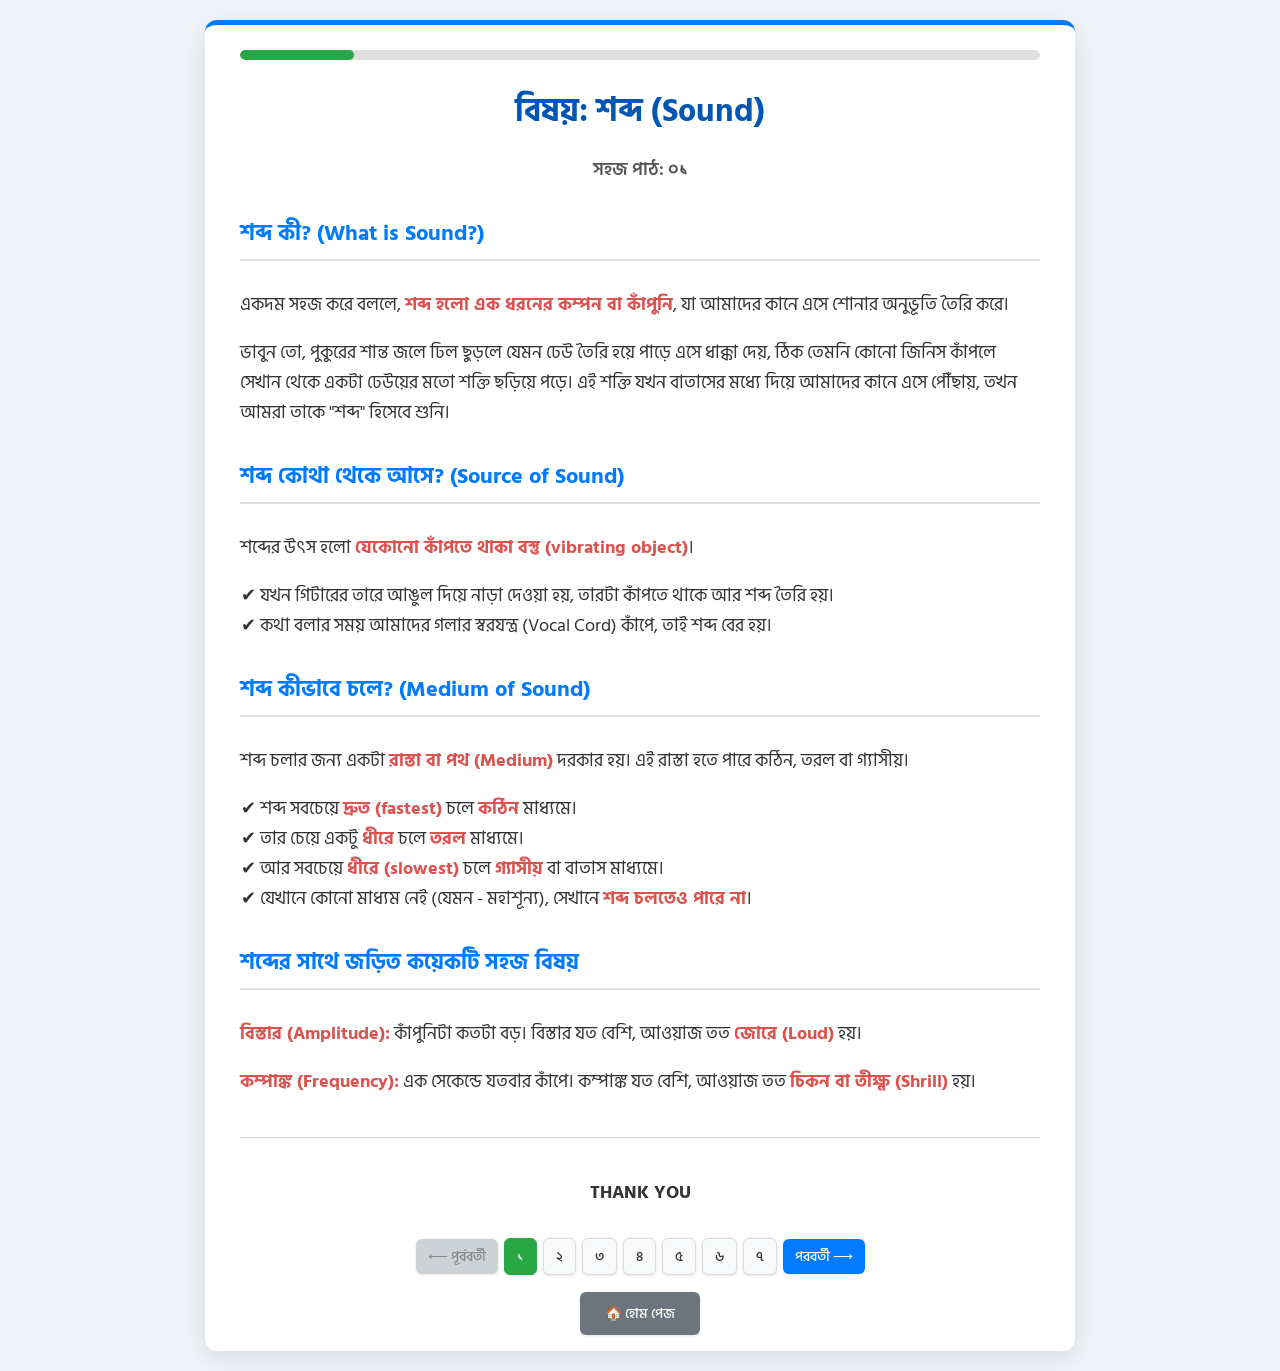
<file: revision_series/class1shoj-bhabe.html>
<!DOCTYPE html>
<html lang="bn">
<head>
    <meta charset="UTF-8">
    <meta name="viewport" content="width=device-width, initial-scale=1.0">
    <title>শব্দ (Sound) - সহজ পাঠ ০১</title>
    <link rel="preconnect" href="https://fonts.googleapis.com">
    <link rel="preconnect" href="https://fonts.gstatic.com" crossorigin>
    <link href="https://fonts.googleapis.com/css2?family=Hind+Siliguri:wght@400;500;600;700&display=swap" rel="stylesheet">
    <style>
        /* --- বেসিক স্টাইল --- */
        body {
            font-family: 'Hind Siliguri', sans-serif;
            background-color: #f0f4f8; /* হালকা নীল-ধূসর ব্যাকগ্রাউন্ড */
            margin: 0;
            padding: 20px;
            display: flex;
            justify-content: center;
            align-items: center;
            min-height: 100vh;
        }

        /* --- মূল কন্টেইনার --- */
        .container {
            background-color: #ffffff;
            border-radius: 12px;
            box-shadow: 0 8px 25px rgba(0, 0, 0, 0.1);
            max-width: 800px;
            width: 100%;
            padding: 25px 35px;
            border-top: 5px solid #007bff; /* উপরে সুন্দর বর্ডার */
        }

        /* --- প্রোগ্রেস বার --- */
        .progress-container {
            background-color: #e0e0e0;
            border-radius: 25px;
            height: 10px;
            width: 100%;
            margin-bottom: 25px;
            overflow: hidden;
        }

        .progress-bar {
            background-color: #28a745; /* সবুজ রঙ */
            height: 100%;
            width: 14.3%; /* ৭টি ক্লাসের মধ্যে ১ম ক্লাস */
            border-radius: 25px;
            transition: width 0.4s ease;
        }

        /* --- কন্টেন্ট স্টাইল --- */
        .content h1 {
            color: #0056b3;
            text-align: center;
            font-size: 2em;
            margin-bottom: 10px;
        }
        
        .content .sub-heading {
            text-align: center;
            color: #555;
            font-weight: 600;
            margin-bottom: 25px;
        }

        .content h4 {
            color: #007bff;
            font-size: 1.4em;
            border-bottom: 2px solid #e0e0e0;
            padding-bottom: 8px;
            margin-top: 30px;
        }

        .content p, .content li {
            font-size: 1.1em;
            line-height: 1.7;
            color: #333;
        }

        .content strong {
            color: #d9534f; /* হাইলাইটের জন্য লালচে রঙ */
        }

        .content ul {
            list-style-type: '✔ ';
            padding-left: 20px;
        }
        
        .content hr {
            border: 0;
            height: 1px;
            background: #ddd;
            margin: 40px 0;
        }
        
        .thank-you {
            text-align: center;
            font-size: 1.5em;
            font-weight: bold;
            color: #28a745;
            margin-top: 30px;
        }

        /* --- বাটন সেকশন (ছোট সাইজ) --- */
        .navigation {
            display: flex;
            justify-content: center;
            align-items: center;
            flex-wrap: wrap;
            gap: 6px; /* বাটনগুলোর মধ্যে ফাঁক কমানো হয়েছে */
            margin-top: 30px;
        }

        .btn {
            text-decoration: none;
            padding: 6px 12px; /* প্যাডিং কমিয়ে বাটন ছোট করা হয়েছে */
            border: none;
            border-radius: 6px; /* বর্ডার রেডিয়াস কমানো হয়েছে */
            font-size: 14px; /* ফন্ট সাইজ কমানো হয়েছে */
            font-weight: 500; /* ফন্ট ওয়েট সামান্য কমানো হয়েছে */
            cursor: pointer;
            transition: all 0.3s ease;
            box-shadow: 0 1px 3px rgba(0,0,0,0.1);
        }
        
        .nav-btn {
            background-color: #007bff;
            color: white;
        }
        
        .nav-btn:hover {
            background-color: #0056b3;
            transform: translateY(-1px);
        }

        .page-btn {
            background-color: #f8f9fa;
            color: #333;
            border: 1px solid #ddd;
        }

        .page-btn.active {
            background-color: #28a745;
            color: white;
            border-color: #28a745;
        }

        .page-btn:not(.active):hover {
            background-color: #e2e6ea;
            border-color: #c7ced3;
        }
        
        .btn.disabled {
            background-color: #cdd2d6;
            color: #888;
            cursor: not-allowed;
            pointer-events: none; /* ক্লিকে কাজ করবে না */
        }

        /* --- হোম বাটন --- */
        .home-button-container {
            text-align: center;
            margin-top: 25px;
        }

        .home-btn {
            background-color: #6c757d;
            color: white;
            padding: 10px 25px; /* হোম বাটন তুলনামূলক একটু বড় রাখা হয়েছে */
        }
        .home-btn:hover {
            background-color: #5a6268;
            transform: translateY(-2px);
        }

    </style>
</head>
<body>

    <div class="container">
        <!-- প্রোগ্রেস বার -->
        <div class="progress-container">
            <div class="progress-bar"></div>
        </div>

        <div class="content">
            <h1>বিষয়: শব্দ (Sound)</h1>
            <p class="sub-heading">সহজ পাঠ: ০১</p>

            <h4>শব্দ কী? (What is Sound?)</h4>
            <p>
                একদম সহজ করে বললে, <strong>শব্দ হলো এক ধরনের কম্পন বা কাঁপুনি</strong>, যা আমাদের কানে এসে শোনার অনুভূতি তৈরি করে।
            </p>
            <p>
                ভাবুন তো, পুকুরের শান্ত জলে ঢিল ছুড়লে যেমন ঢেউ তৈরি হয়ে পাড়ে এসে ধাক্কা দেয়, ঠিক তেমনি কোনো জিনিস কাঁপলে সেখান থেকে একটা ঢেউয়ের মতো শক্তি ছড়িয়ে পড়ে। এই শক্তি যখন বাতাসের মধ্যে দিয়ে আমাদের কানে এসে পৌঁছায়, তখন আমরা তাকে "শব্দ" হিসেবে শুনি।
            </p>

            <h4>শব্দ কোথা থেকে আসে? (Source of Sound)</h4>
            <p>
                শব্দের উৎস হলো <strong>যেকোনো কাঁপতে থাকা বস্তু (vibrating object)</strong>।
                <ul>
                    <li>যখন গিটারের তারে আঙুল দিয়ে নাড়া দেওয়া হয়, তারটা কাঁপতে থাকে আর শব্দ তৈরি হয়।</li>
                    <li>কথা বলার সময় আমাদের গলার স্বরযন্ত্র (Vocal Cord) কাঁপে, তাই শব্দ বের হয়।</li>
                </ul>
            </p>

            <h4>শব্দ কীভাবে চলে? (Medium of Sound)</h4>
            <p>
                শব্দ চলার জন্য একটা <strong>রাস্তা বা পথ (Medium)</strong> দরকার হয়। এই রাস্তা হতে পারে কঠিন, তরল বা গ্যাসীয়।
                <ul>
                    <li>শব্দ সবচেয়ে <strong>দ্রুত (fastest)</strong> চলে <strong>কঠিন</strong> মাধ্যমে।</li>
                    <li>তার চেয়ে একটু <strong>ধীরে</strong> চলে <strong>তরল</strong> মাধ্যমে।</li>
                    <li>আর সবচেয়ে <strong>ধীরে (slowest)</strong> চলে <strong>গ্যাসীয়</strong> বা বাতাস মাধ্যমে।</li>
                    <li>যেখানে কোনো মাধ্যম নেই (যেমন - মহাশূন্য), সেখানে <strong>শব্দ চলতেও পারে না</strong>।</li>
                </ul>
            </p>
            
            <h4>শব্দের সাথে জড়িত কয়েকটি সহজ বিষয়</h4>
            <p>
                <strong>বিস্তার (Amplitude):</strong> কাঁপুনিটা কতটা বড়। বিস্তার যত বেশি, আওয়াজ তত <strong>জোরে (Loud)</strong> হয়।
            </p>
            <p>
                <strong>কম্পাঙ্ক (Frequency):</strong> এক সেকেন্ডে যতবার কাঁপে। কম্পাঙ্ক যত বেশি, আওয়াজ তত <strong>চিকন বা তীক্ষ্ণ (Shrill)</strong> হয়।
            </p>
            
            <hr>
            
            <p class="thank-you">THANK YOU</p>
        </div>

        <!-- নেভিগেশন বাটন -->
       <!-- নেভিগেশন বাটন -->
<div class="navigation">
    <!-- পূর্ববর্তী বাটন -->
    <a href="class1shoj-bhabe.html" class="btn nav-btn disabled">⟵ পূর্ববর্তী</a>

    <!-- পেজ নম্বর -->
    <a href="class1shoj-bhabe.html" class="btn page-btn active">১</a>
    <a href="class2shoj-bhabe.html" class="btn page-btn">২</a>
    <a href="class3shoj-bhabe.html" class="btn page-btn ">৩</a> 
    <a href="class4shoj-bhabe.html" class="btn page-btn">৪</a>
    <a href="class5shoj-bhabe.html" class="btn page-btn">৫</a>
    <a href="class6shoj-bhabe.html" class="btn page-btn">৬</a>
    <a href="class7shoj-bhabe.html" class="btn page-btn">৭</a>

    <!-- পরবর্তী বাটন -->
    <a href="class2shoj-bhabe.html" class="btn nav-btn">পরবর্তী ⟶</a>
</div>

<!-- হোম বাটন -->
<div class="home-button-container">
    <a href="../index.html" class="btn home-btn">🏠 হোম পেজ</a>
</div>


    </div>

</body>
</html>
</file>
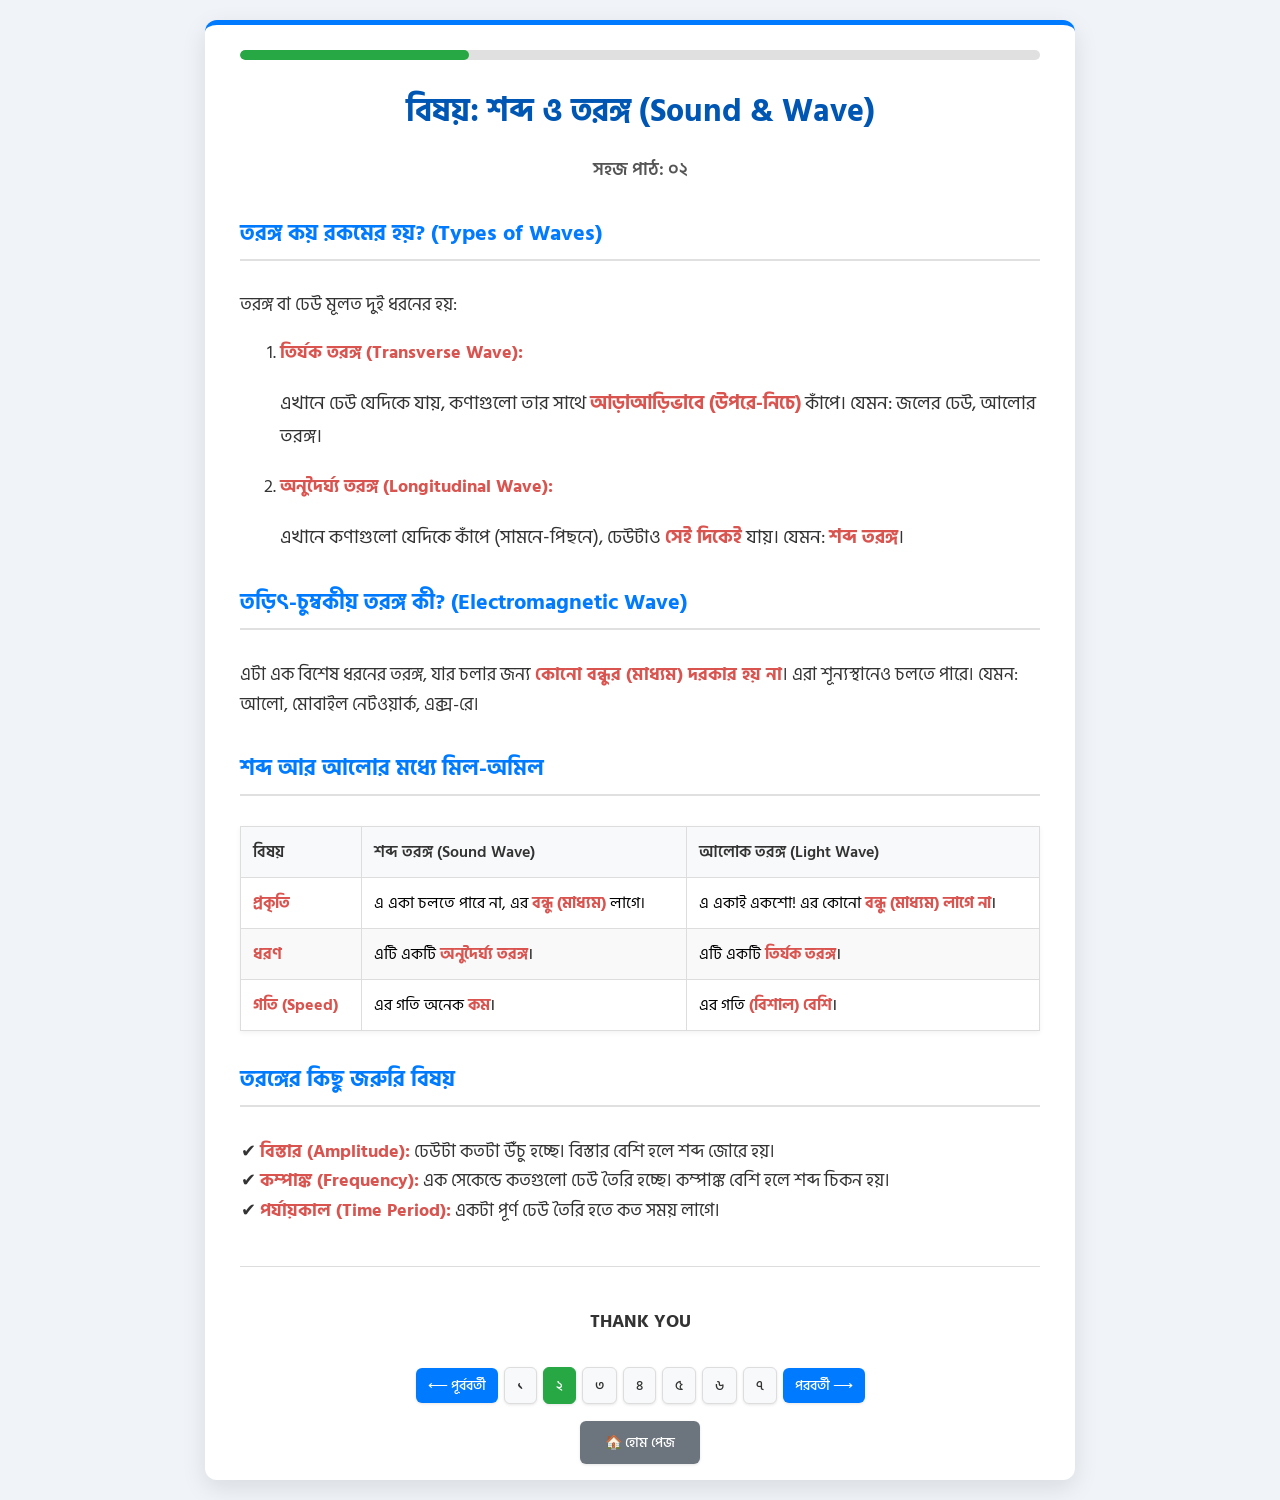
<file: revision_series/class2shoj-bhabe.html>
<!DOCTYPE html>
<html lang="bn">
<head>
    <meta charset="UTF-8">
    <meta name="viewport" content="width=device-width, initial-scale=1.0">
    <title>শব্দ (Sound) - সহজ পাঠ ০২</title>
    <link rel="preconnect" href="https://fonts.googleapis.com">
    <link rel="preconnect" href="https://fonts.gstatic.com" crossorigin>
    <link href="https://fonts.googleapis.com/css2?family=Hind+Siliguri:wght@400;500;600;700&display=swap" rel="stylesheet">
    <style>
        /* --- বেসিক স্টাইল --- */
        body {
            font-family: 'Hind Siliguri', sans-serif;
            background-color: #f0f4f8;
            margin: 0;
            padding: 20px;
            display: flex;
            justify-content: center;
            align-items: center;
            min-height: 100vh;
        }

        /* --- মূল কন্টেইনার --- */
        .container {
            background-color: #ffffff;
            border-radius: 12px;
            box-shadow: 0 8px 25px rgba(0, 0, 0, 0.1);
            max-width: 800px;
            width: 100%;
            padding: 25px 35px;
            border-top: 5px solid #007bff;
        }

        /* --- প্রোগ্রেস বার --- */
        .progress-container {
            background-color: #e0e0e0;
            border-radius: 25px;
            height: 10px;
            width: 100%;
            margin-bottom: 25px;
            overflow: hidden;
        }

        .progress-bar {
            background-color: #28a745;
            height: 100%;
            width: 28.6%; /* ৭টি ক্লাসের মধ্যে ২য় ক্লাস (2/7) */
            border-radius: 25px;
            transition: width 0.4s ease;
        }

        /* --- কন্টেন্ট স্টাইল --- */
        .content h1 {
            color: #0056b3;
            text-align: center;
            font-size: 2em;
            margin-bottom: 10px;
        }
        
        .content .sub-heading {
            text-align: center;
            color: #555;
            font-weight: 600;
            margin-bottom: 25px;
        }

        .content h4 {
            color: #007bff;
            font-size: 1.4em;
            border-bottom: 2px solid #e0e0e0;
            padding-bottom: 8px;
            margin-top: 30px;
        }

        .content p, .content li {
            font-size: 1.1em;
            line-height: 1.7;
            color: #333;
        }

        .content strong {
            color: #d9534f;
        }

        .content ul {
            list-style-type: '✔ ';
            padding-left: 20px;
        }
        
        .content hr {
            border: 0;
            height: 1px;
            background: #ddd;
            margin: 40px 0;
        }
        
        .thank-you {
            text-align: center;
            font-size: 1.5em;
            font-weight: bold;
            color: #28a745;
            margin-top: 30px;
        }

        /* --- টেবিল স্টাইল --- */
        table {
            width: 100%;
            border-collapse: collapse;
            margin-top: 20px;
            box-shadow: 0 2px 5px rgba(0,0,0,0.05);
        }
        th, td {
            border: 1px solid #ddd;
            padding: 12px;
            text-align: left;
            font-size: 1em;
        }
        th {
            background-color: #f8f9fa;
            color: #333;
            font-weight: 600;
        }
        tr:nth-child(even) {
            background-color: #f9f9f9;
        }


        /* --- বাটন সেকশন (ছোট সাইজ) --- */
        .navigation {
            display: flex;
            justify-content: center;
            align-items: center;
            flex-wrap: wrap;
            gap: 6px;
            margin-top: 30px;
        }

        .btn {
            text-decoration: none;
            padding: 6px 12px;
            border: none;
            border-radius: 6px;
            font-size: 14px;
            font-weight: 500;
            cursor: pointer;
            transition: all 0.3s ease;
            box-shadow: 0 1px 3px rgba(0,0,0,0.1);
        }
        
        .nav-btn {
            background-color: #007bff;
            color: white;
        }
        
        .nav-btn:hover {
            background-color: #0056b3;
            transform: translateY(-1px);
        }

        .page-btn {
            background-color: #f8f9fa;
            color: #333;
            border: 1px solid #ddd;
        }

        .page-btn.active {
            background-color: #28a745;
            color: white;
            border-color: #28a745;
        }

        .page-btn:not(.active):hover {
            background-color: #e2e6ea;
            border-color: #c7ced3;
        }
        
        .btn.disabled {
            background-color: #cdd2d6;
            color: #888;
            cursor: not-allowed;
            pointer-events: none;
        }

        /* --- হোম বাটন --- */
        .home-button-container {
            text-align: center;
            margin-top: 25px;
        }

        .home-btn {
            background-color: #6c757d;
            color: white;
            padding: 10px 25px;
        }
        .home-btn:hover {
            background-color: #5a6268;
            transform: translateY(-2px);
        }

    </style>
</head>
<body>

    <div class="container">
        <!-- প্রোগ্রেস বার -->
        <div class="progress-container">
            <div class="progress-bar"></div>
        </div>

        <div class="content">
            <h1>বিষয়: শব্দ ও তরঙ্গ (Sound & Wave)</h1>
            <p class="sub-heading">সহজ পাঠ: ০২</p>

            <h4>তরঙ্গ কয় রকমের হয়? (Types of Waves)</h4>
            <p>তরঙ্গ বা ঢেউ মূলত দুই ধরনের হয়:</p>
            <ol>
                <li>
                    <strong>তির্যক তরঙ্গ (Transverse Wave):</strong>
                    <p>
                        এখানে ঢেউ যেদিকে যায়, কণাগুলো তার সাথে <strong>আড়াআড়িভাবে (উপরে-নিচে)</strong> কাঁপে। যেমন: জলের ঢেউ, আলোর তরঙ্গ।
                    </p>
                </li>
                <li>
                    <strong>অনুদৈর্ঘ্য তরঙ্গ (Longitudinal Wave):</strong>
                    <p>
                        এখানে কণাগুলো যেদিকে কাঁপে (সামনে-পিছনে), ঢেউটাও <strong>সেই দিকেই</strong> যায়। যেমন: <strong>শব্দ তরঙ্গ</strong>।
                    </p>
                </li>
            </ol>

            <h4>তড়িৎ-চুম্বকীয় তরঙ্গ কী? (Electromagnetic Wave)</h4>
            <p>
                এটা এক বিশেষ ধরনের তরঙ্গ, যার চলার জন্য <strong>কোনো বন্ধুর (মাধ্যম) দরকার হয় না</strong>। এরা শূন্যস্থানেও চলতে পারে। যেমন: আলো, মোবাইল নেটওয়ার্ক, এক্স-রে।
            </p>

            <h4>শব্দ আর আলোর মধ্যে মিল-অমিল</h4>
            <table>
                <thead>
                    <tr>
                        <th>বিষয়</th>
                        <th>শব্দ তরঙ্গ (Sound Wave)</th>
                        <th>আলোক তরঙ্গ (Light Wave)</th>
                    </tr>
                </thead>
                <tbody>
                    <tr>
                        <td><strong>প্রকৃতি</strong></td>
                        <td>এ একা চলতে পারে না, এর <strong>বন্ধু (মাধ্যম)</strong> লাগে।</td>
                        <td>এ একাই একশো! এর কোনো <strong>বন্ধু (মাধ্যম) লাগে না</strong>।</td>
                    </tr>
                    <tr>
                        <td><strong>ধরণ</strong></td>
                        <td>এটি একটি <strong>অনুদৈর্ঘ্য তরঙ্গ</strong>।</td>
                        <td>এটি একটি <strong>তির্যক তরঙ্গ</strong>।</td>
                    </tr>
                    <tr>
                        <td><strong>গতি (Speed)</strong></td>
                        <td>এর গতি অনেক <strong>কম</strong>।</td>
                        <td>এর গতি <strong> (বিশাল) বেশি</strong>।</td>
                    </tr>
                </tbody>
            </table>
            
            <h4>তরঙ্গের কিছু জরুরি বিষয়</h4>
            <ul>
                <li><strong>বিস্তার (Amplitude):</strong> ঢেউটা কতটা উঁচু হচ্ছে। বিস্তার বেশি হলে শব্দ জোরে হয়।</li>
                <li><strong>কম্পাঙ্ক (Frequency):</strong> এক সেকেন্ডে কতগুলো ঢেউ তৈরি হচ্ছে। কম্পাঙ্ক বেশি হলে শব্দ চিকন হয়।</li>
                <li><strong>পর্যায়কাল (Time Period):</strong> একটা পূর্ণ ঢেউ তৈরি হতে কত সময় লাগে।</li>
            </ul>
            
            <hr>
            
            <p class="thank-you">THANK YOU</p>
        </div>

        <!-- নেভিগেশন বাটন -->
        
<div class="navigation">
    <a href="class1shoj-bhabe.html" class="btn nav-btn">⟵ পূর্ববর্তী</a>
    
    <a href="class1shoj-bhabe.html" class="btn page-btn">১</a>
    <a href="class2shoj-bhabe.html" class="btn page-btn active">২</a>
    <a href="class3shoj-bhabe.html" class="btn page-btn">৩</a>
    <a href="class4shoj-bhabe.html" class="btn page-btn">৪</a>
    <a href="class5shoj-bhabe.html" class="btn page-btn">৫</a>
    <a href="class6shoj-bhabe.html" class="btn page-btn">৬</a>
    <a href="class7shoj-bhabe.html" class="btn page-btn">৭</a>
    
    <a href="class3shoj-bhabe.html" class="btn nav-btn">পরবর্তী ⟶</a>
</div>

<!-- হোম বাটন -->
<div class="home-button-container">
    <a href="../index.html" class="btn home-btn">🏠 হোম পেজ</a>
</div>


    </div>

</body>
</html>
</file>
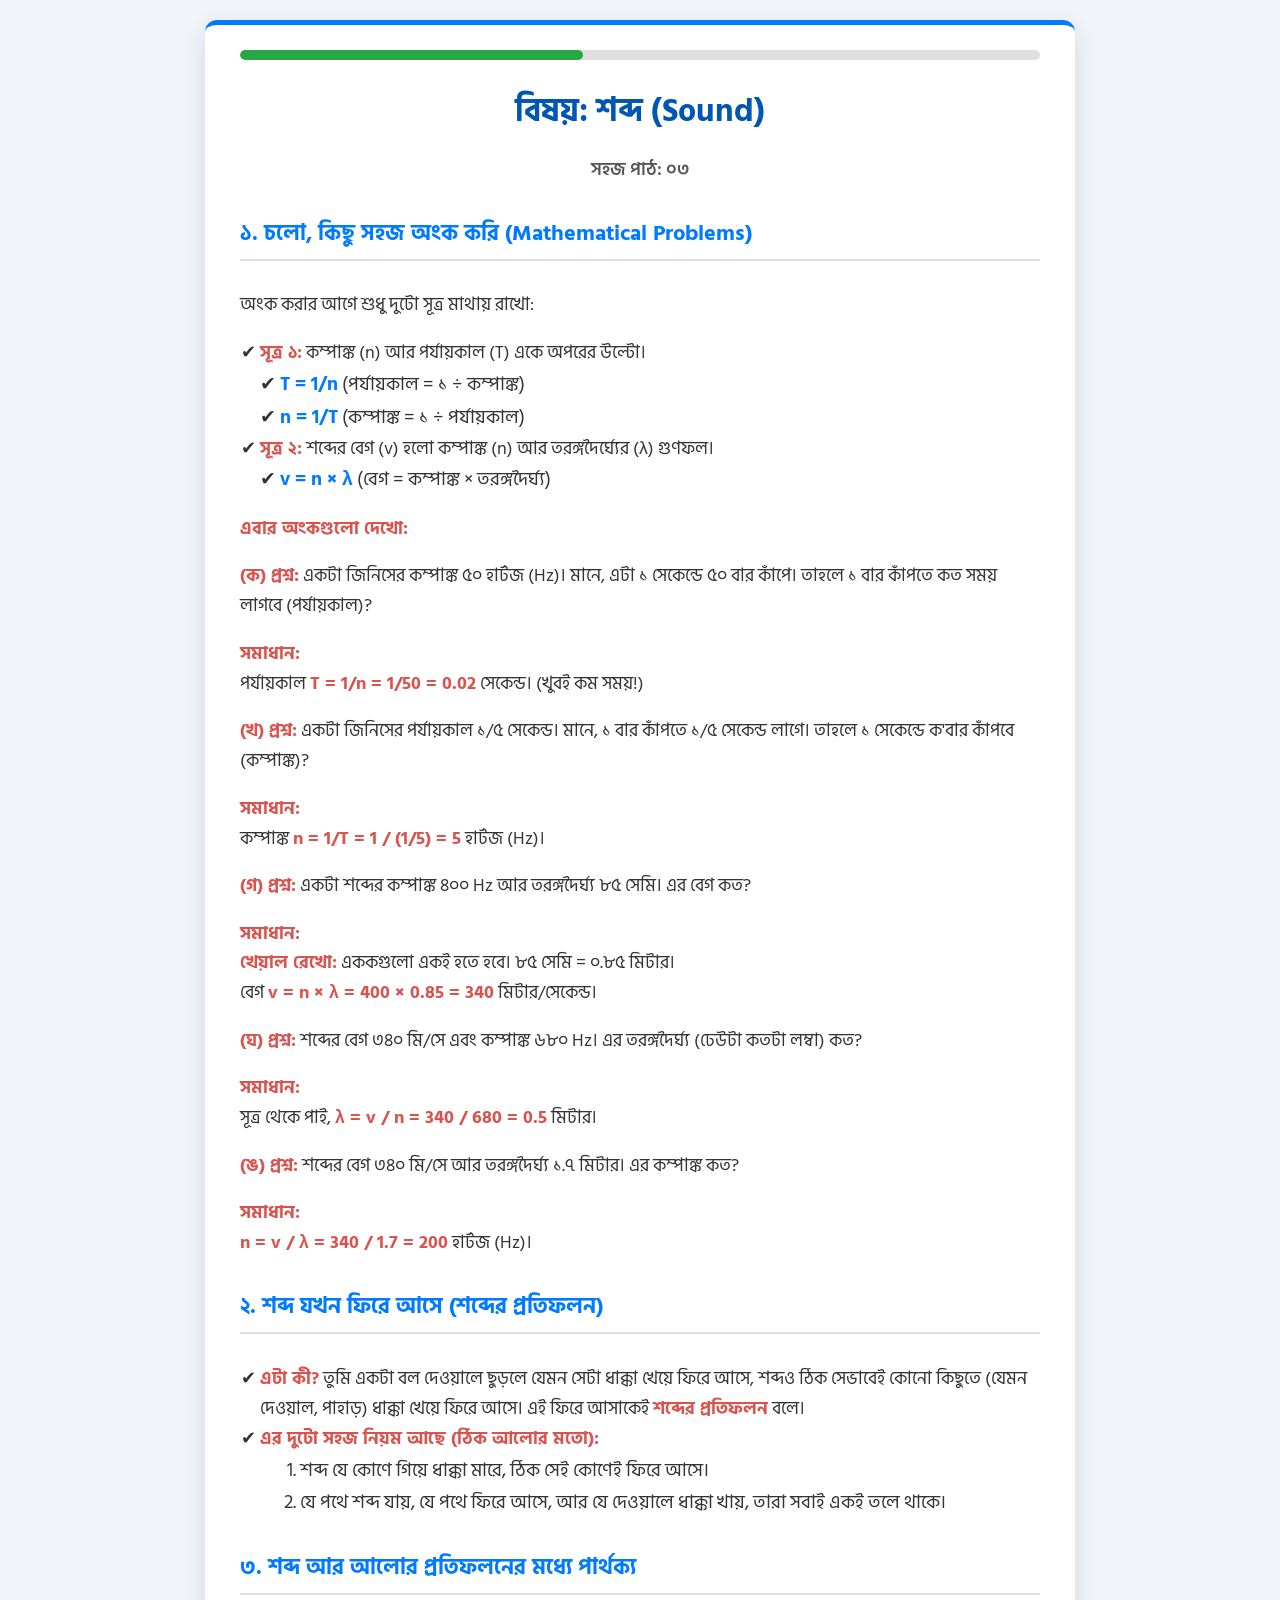
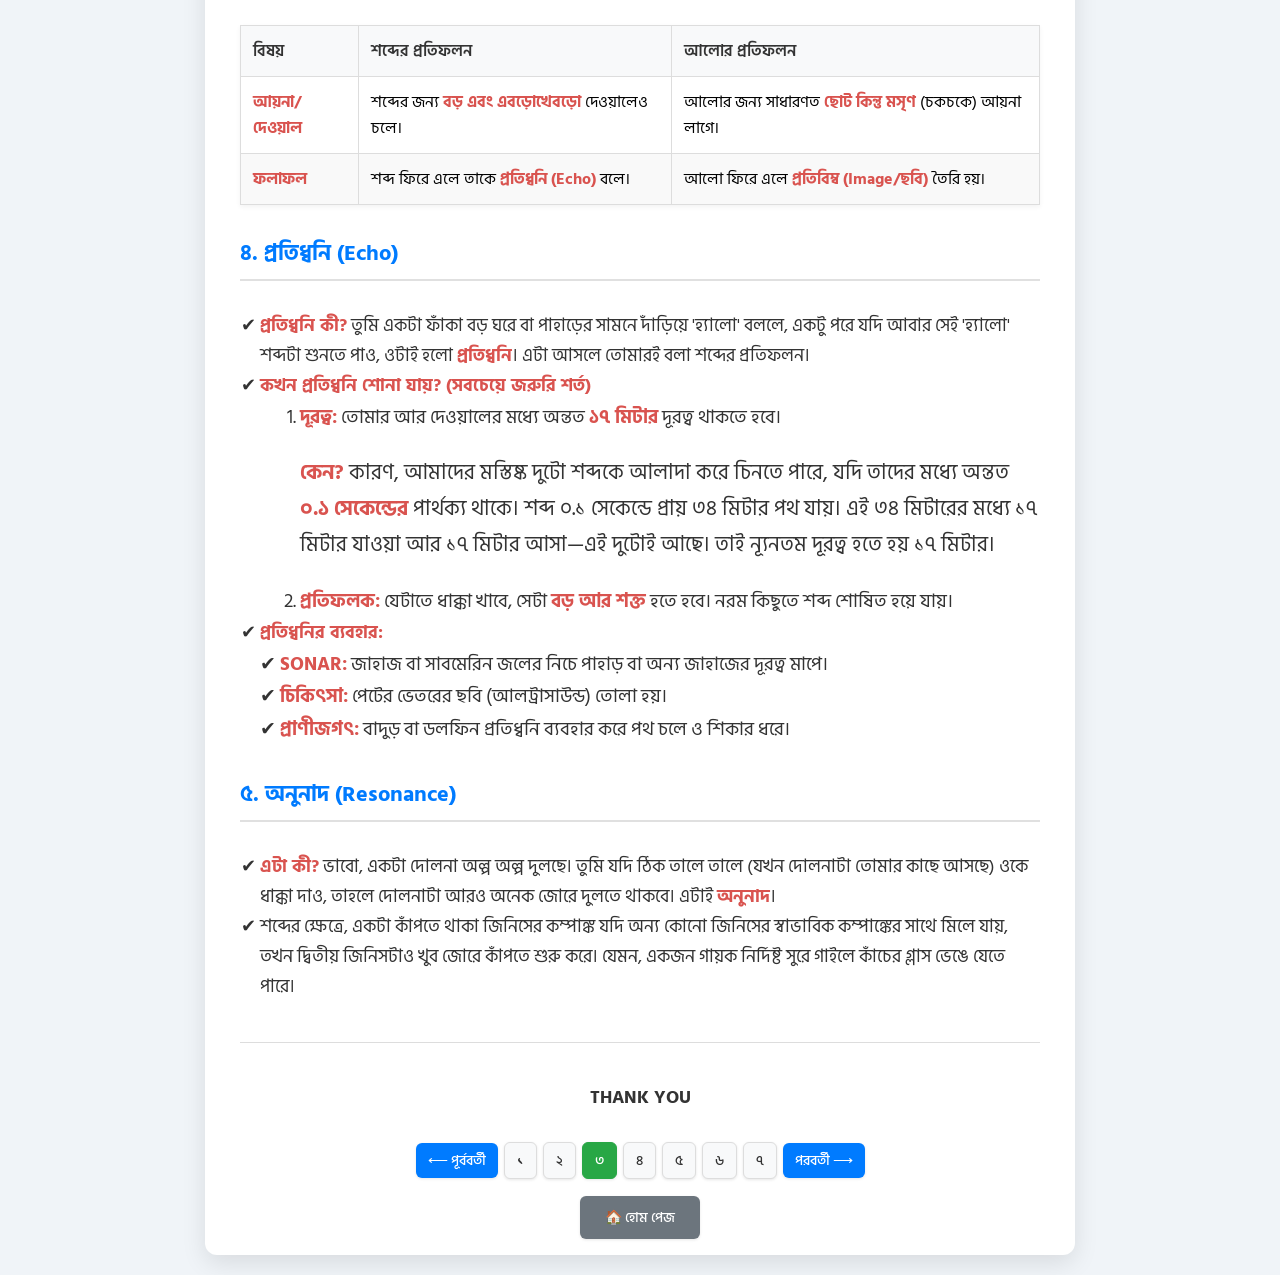
<file: revision_series/class3shoj-bhabe.html>
<!DOCTYPE html>
<html lang="bn">
<head>
    <meta charset="UTF-8">
    <meta name="viewport" content="width=device-width, initial-scale=1.0">
    <title>শব্দ (Sound) - সহজ পাঠ ০৩</title>
    <link rel="preconnect" href="https://fonts.googleapis.com">
    <link rel="preconnect" href="https://fonts.gstatic.com" crossorigin>
    <link href="https://fonts.googleapis.com/css2?family=Hind+Siliguri:wght@400;500;600;700&display=swap" rel="stylesheet">
    <style>
        /* --- বেসিক স্টাইল --- */
        body {
            font-family: 'Hind Siliguri', sans-serif;
            background-color: #f0f4f8;
            margin: 0;
            padding: 20px;
            display: flex;
            justify-content: center;
            align-items: center;
            min-height: 100vh;
        }

        /* --- মূল কন্টেইনার --- */
        .container {
            background-color: #ffffff;
            border-radius: 12px;
            box-shadow: 0 8px 25px rgba(0, 0, 0, 0.1);
            max-width: 800px;
            width: 100%;
            padding: 25px 35px;
            border-top: 5px solid #007bff;
        }

        /* --- প্রোগ্রেস বার --- */
        .progress-container {
            background-color: #e0e0e0;
            border-radius: 25px;
            height: 10px;
            width: 100%;
            margin-bottom: 25px;
            overflow: hidden;
        }

        .progress-bar {
            background-color: #28a745;
            height: 100%;
            width: 42.9%; /* ৭টি ক্লাসের মধ্যে ৩য় ক্লাস (3/7) */
            border-radius: 25px;
            transition: width 0.4s ease;
        }

        /* --- কন্টেন্ট স্টাইল --- */
        .content h1 {
            color: #0056b3;
            text-align: center;
            font-size: 2em;
            margin-bottom: 10px;
        }
        
        .content .sub-heading {
            text-align: center;
            color: #555;
            font-weight: 600;
            margin-bottom: 25px;
        }

        .content h4 {
            color: #007bff;
            font-size: 1.4em;
            border-bottom: 2px solid #e0e0e0;
            padding-bottom: 8px;
            margin-top: 30px;
        }

        .content p, .content li {
            font-size: 1.1em;
            line-height: 1.7;
            color: #333;
        }

        .content strong {
            color: #d9534f;
        }

        .content ul {
            list-style-type: '✔ ';
            padding-left: 20px;
        }
        
        .content hr {
            border: 0;
            height: 1px;
            background: #ddd;
            margin: 40px 0;
        }
        
        .thank-you {
            text-align: center;
            font-size: 1.5em;
            font-weight: bold;
            color: #28a745;
            margin-top: 30px;
        }

        /* --- টেবিল স্টাইল --- */
        table {
            width: 100%;
            border-collapse: collapse;
            margin-top: 20px;
            box-shadow: 0 2px 5px rgba(0,0,0,0.05);
        }
        th, td {
            border: 1px solid #ddd;
            padding: 12px;
            text-align: left;
            font-size: 1em;
        }
        th {
            background-color: #f8f9fa;
            color: #333;
            font-weight: 600;
        }
        tr:nth-child(even) {
            background-color: #f9f9f9;
        }


        /* --- বাটন সেকশন (ছোট সাইজ) --- */
        .navigation {
            display: flex;
            justify-content: center;
            align-items: center;
            flex-wrap: wrap;
            gap: 6px;
            margin-top: 30px;
        }

        .btn {
            text-decoration: none;
            padding: 6px 12px;
            border: none;
            border-radius: 6px;
            font-size: 14px;
            font-weight: 500;
            cursor: pointer;
            transition: all 0.3s ease;
            box-shadow: 0 1px 3px rgba(0,0,0,0.1);
        }
        
        .nav-btn {
            background-color: #007bff;
            color: white;
        }
        
        .nav-btn:hover {
            background-color: #0056b3;
            transform: translateY(-1px);
        }

        .page-btn {
            background-color: #f8f9fa;
            color: #333;
            border: 1px solid #ddd;
        }

        .page-btn.active {
            background-color: #28a745;
            color: white;
            border-color: #28a745;
        }

        .page-btn:not(.active):hover {
            background-color: #e2e6ea;
            border-color: #c7ced3;
        }
        
        .btn.disabled {
            background-color: #cdd2d6;
            color: #888;
            cursor: not-allowed;
            pointer-events: none;
        }

        /* --- হোম বাটন --- */
        .home-button-container {
            text-align: center;
            margin-top: 25px;
        }

        .home-btn {
            background-color: #6c757d;
            color: white;
            padding: 10px 25px;
        }
        .home-btn:hover {
            background-color: #5a6268;
            transform: translateY(-2px);
        }

    </style>
</head>
<body>

    <div class="container">
        <!-- প্রোগ্রেস বার -->
        <div class="progress-container">
            <div class="progress-bar"></div>
        </div>

        <div class="content">
            <h1>বিষয়: শব্দ (Sound)</h1>
            <p class="sub-heading">সহজ পাঠ: ০৩</p>

            <h4>১. চলো, কিছু সহজ অংক করি (Mathematical Problems)</h4>
            <p>অংক করার আগে শুধু দুটো সূত্র মাথায় রাখো:</p>
            <ul>
                <li><strong>সূত্র ১:</strong> কম্পাঙ্ক (n) আর পর্যায়কাল (T) একে অপরের উল্টো।
                    <ul>
                        <li><strong style="color: #007bff;">T = 1/n</strong> (পর্যায়কাল = ১ ÷ কম্পাঙ্ক)</li>
                        <li><strong style="color: #007bff;">n = 1/T</strong> (কম্পাঙ্ক = ১ ÷ পর্যায়কাল)</li>
                    </ul>
                </li>
                <li><strong>সূত্র ২:</strong> শব্দের বেগ (v) হলো কম্পাঙ্ক (n) আর তরঙ্গদৈর্ঘ্যের (λ) গুণফল।
                    <ul>
                        <li><strong style="color: #007bff;">v = n × λ</strong> (বেগ = কম্পাঙ্ক × তরঙ্গদৈর্ঘ্য)</li>
                    </ul>
                </li>
            </ul>

            <p><strong>এবার অংকগুলো দেখো:</strong></p>

            <p><strong>(ক) প্রশ্ন:</strong> একটা জিনিসের কম্পাঙ্ক ৫০ হার্টজ (Hz)। মানে, এটা ১ সেকেন্ডে ৫০ বার কাঁপে। তাহলে ১ বার কাঁপতে কত সময় লাগবে (পর্যায়কাল)?</p>
            <p><strong>সমাধান:</strong><br>
            পর্যায়কাল <strong>T = 1/n = 1/50 = 0.02</strong> সেকেন্ড। (খুবই কম সময়!)</p>

            <p><strong>(খ) প্রশ্ন:</strong> একটা জিনিসের পর্যায়কাল ১/৫ সেকেন্ড। মানে, ১ বার কাঁপতে ১/৫ সেকেন্ড লাগে। তাহলে ১ সেকেন্ডে ক'বার কাঁপবে (কম্পাঙ্ক)?</p>
            <p><strong>সমাধান:</strong><br>
            কম্পাঙ্ক <strong>n = 1/T = 1 / (1/5) = 5</strong> হার্টজ (Hz)।</p>

            <p><strong>(গ) প্রশ্ন:</strong> একটা শব্দের কম্পাঙ্ক ৪০০ Hz আর তরঙ্গদৈর্ঘ্য ৮৫ সেমি। এর বেগ কত?</p>
            <p><strong>সমাধান:</strong><br>
            <strong>খেয়াল রেখো:</strong> এককগুলো একই হতে হবে। ৮৫ সেমি = ০.৮৫ মিটার।<br>
            বেগ <strong>v = n × λ = 400 × 0.85 = 340</strong> মিটার/সেকেন্ড।</p>

            <p><strong>(ঘ) প্রশ্ন:</strong> শব্দের বেগ ৩৪০ মি/সে এবং কম্পাঙ্ক ৬৮০ Hz। এর তরঙ্গদৈর্ঘ্য (ঢেউটা কতটা লম্বা) কত?</p>
            <p><strong>সমাধান:</strong><br>
            সূত্র থেকে পাই, <strong>λ = v / n = 340 / 680 = 0.5</strong> মিটার।</p>

            <p><strong>(ঙ) প্রশ্ন:</strong> শব্দের বেগ ৩৪০ মি/সে আর তরঙ্গদৈর্ঘ্য ১.৭ মিটার। এর কম্পাঙ্ক কত?</p>
            <p><strong>সমাধান:</strong><br>
            <strong>n = v / λ = 340 / 1.7 = 200</strong> হার্টজ (Hz)।</p>

            <h4>২. শব্দ যখন ফিরে আসে (শব্দের প্রতিফলন)</h4>
            <ul>
                <li><strong>এটা কী?</strong> তুমি একটা বল দেওয়ালে ছুড়লে যেমন সেটা ধাক্কা খেয়ে ফিরে আসে, শব্দও ঠিক সেভাবেই কোনো কিছুতে (যেমন দেওয়াল, পাহাড়) ধাক্কা খেয়ে ফিরে আসে। এই ফিরে আসাকেই <strong>শব্দের প্রতিফলন</strong> বলে।</li>
                <li><strong>এর দুটো সহজ নিয়ম আছে (ঠিক আলোর মতো):</strong>
                    <ol>
                        <li>শব্দ যে কোণে গিয়ে ধাক্কা মারে, ঠিক সেই কোণেই ফিরে আসে।</li>
                        <li>যে পথে শব্দ যায়, যে পথে ফিরে আসে, আর যে দেওয়ালে ধাক্কা খায়, তারা সবাই একই তলে থাকে।</li>
                    </ol>
                </li>
            </ul>

            <h4>৩. শব্দ আর আলোর প্রতিফলনের মধ্যে পার্থক্য</h4>
            <table>
                <thead>
                    <tr>
                        <th>বিষয়</th>
                        <th>শব্দের প্রতিফলন</th>
                        <th>আলোর প্রতিফলন</th>
                    </tr>
                </thead>
                <tbody>
                    <tr>
                        <td><strong>আয়না/দেওয়াল</strong></td>
                        <td>শব্দের জন্য <strong>বড় এবং এবড়োখেবড়ো</strong> দেওয়ালেও চলে।</td>
                        <td>আলোর জন্য সাধারণত <strong>ছোট কিন্তু মসৃণ</strong> (চকচকে) আয়না লাগে।</td>
                    </tr>
                    <tr>
                        <td><strong>ফলাফল</strong></td>
                        <td>শব্দ ফিরে এলে তাকে <strong>প্রতিধ্বনি (Echo)</strong> বলে।</td>
                        <td>আলো ফিরে এলে <strong>প্রতিবিম্ব (Image/ছবি)</strong> তৈরি হয়।</td>
                    </tr>
                </tbody>
            </table>
            
            <h4>৪. প্রতিধ্বনি (Echo)</h4>
            <ul>
                <li><strong>প্রতিধ্বনি কী?</strong> তুমি একটা ফাঁকা বড় ঘরে বা পাহাড়ের সামনে দাঁড়িয়ে 'হ্যালো' বললে, একটু পরে যদি আবার সেই 'হ্যালো' শব্দটা শুনতে পাও, ওটাই হলো <strong>প্রতিধ্বনি</strong>। এটা আসলে তোমারই বলা শব্দের প্রতিফলন।</li>
                <li><strong>কখন প্রতিধ্বনি শোনা যায়? (সবচেয়ে জরুরি শর্ত)</strong>
                    <ol>
                        <li><strong>দূরত্ব:</strong> তোমার আর দেওয়ালের মধ্যে অন্তত <strong>১৭ মিটার</strong> দূরত্ব থাকতে হবে।
                            <p><strong>কেন?</strong> কারণ, আমাদের মস্তিষ্ক দুটো শব্দকে আলাদা করে চিনতে পারে, যদি তাদের মধ্যে অন্তত <strong>০.১ সেকেন্ডের</strong> পার্থক্য থাকে। শব্দ ০.১ সেকেন্ডে প্রায় ৩৪ মিটার পথ যায়। এই ৩৪ মিটারের মধ্যে ১৭ মিটার যাওয়া আর ১৭ মিটার আসা—এই দুটোই আছে। তাই ন্যূনতম দূরত্ব হতে হয় ১৭ মিটার।</p>
                        </li>
                        <li><strong>প্রতিফলক:</strong> যেটাতে ধাক্কা খাবে, সেটা <strong>বড় আর শক্ত</strong> হতে হবে। নরম কিছুতে শব্দ শোষিত হয়ে যায়।</li>
                    </ol>
                </li>
                <li><strong>প্রতিধ্বনির ব্যবহার:</strong>
                    <ul>
                        <li><strong>SONAR:</strong> জাহাজ বা সাবমেরিন জলের নিচে পাহাড় বা অন্য জাহাজের দূরত্ব মাপে।</li>
                        <li><strong>চিকিৎসা:</strong> পেটের ভেতরের ছবি (আলট্রাসাউন্ড) তোলা হয়।</li>
                        <li><strong>প্রাণীজগৎ:</strong> বাদুড় বা ডলফিন প্রতিধ্বনি ব্যবহার করে পথ চলে ও শিকার ধরে।</li>
                    </ul>
                </li>
            </ul>

            <h4>৫. অনুনাদ (Resonance)</h4>
            <ul>
                <li><strong>এটা কী?</strong> ভাবো, একটা দোলনা অল্প অল্প দুলছে। তুমি যদি ঠিক তালে তালে (যখন দোলনাটা তোমার কাছে আসছে) ওকে ধাক্কা দাও, তাহলে দোলনাটা আরও অনেক জোরে দুলতে থাকবে। এটাই <strong>অনুনাদ</strong>।</li>
                <li>শব্দের ক্ষেত্রে, একটা কাঁপতে থাকা জিনিসের কম্পাঙ্ক যদি অন্য কোনো জিনিসের স্বাভাবিক কম্পাঙ্কের সাথে মিলে যায়, তখন দ্বিতীয় জিনিসটাও খুব জোরে কাঁপতে শুরু করে। যেমন, একজন গায়ক নির্দিষ্ট সুরে গাইলে কাঁচের গ্লাস ভেঙে যেতে পারে।</li>
            </ul>
            
            <hr>
            
            <p class="thank-you">THANK YOU</p>
        </div>

       
       <!-- নেভিগেশন বাটন -->
<div class="navigation">
    <a href="class2shoj-bhabe.html" class="btn nav-btn">⟵ পূর্ববর্তী</a>

    <a href="class1shoj-bhabe.html" class="btn page-btn">১</a>
    <a href="class2shoj-bhabe.html" class="btn page-btn">২</a>
    <a href="class3shoj-bhabe.html" class="btn page-btn active">৩</a>
    <a href="class4shoj-bhabe.html" class="btn page-btn">৪</a>
    <a href="class5shoj-bhabe.html" class="btn page-btn">৫</a>
    <a href="class6shoj-bhabe.html" class="btn page-btn">৬</a>
    <a href="class7shoj-bhabe.html" class="btn page-btn">৭</a>

    <a href="class4shoj-bhabe.html" class="btn nav-btn">পরবর্তী ⟶</a>
</div>

<!-- হোম বাটন -->
<div class="home-button-container">
    <a href="../index.html" class="btn home-btn">🏠 হোম পেজ</a>
</div>


    </div>

</body>
</html>
</file>
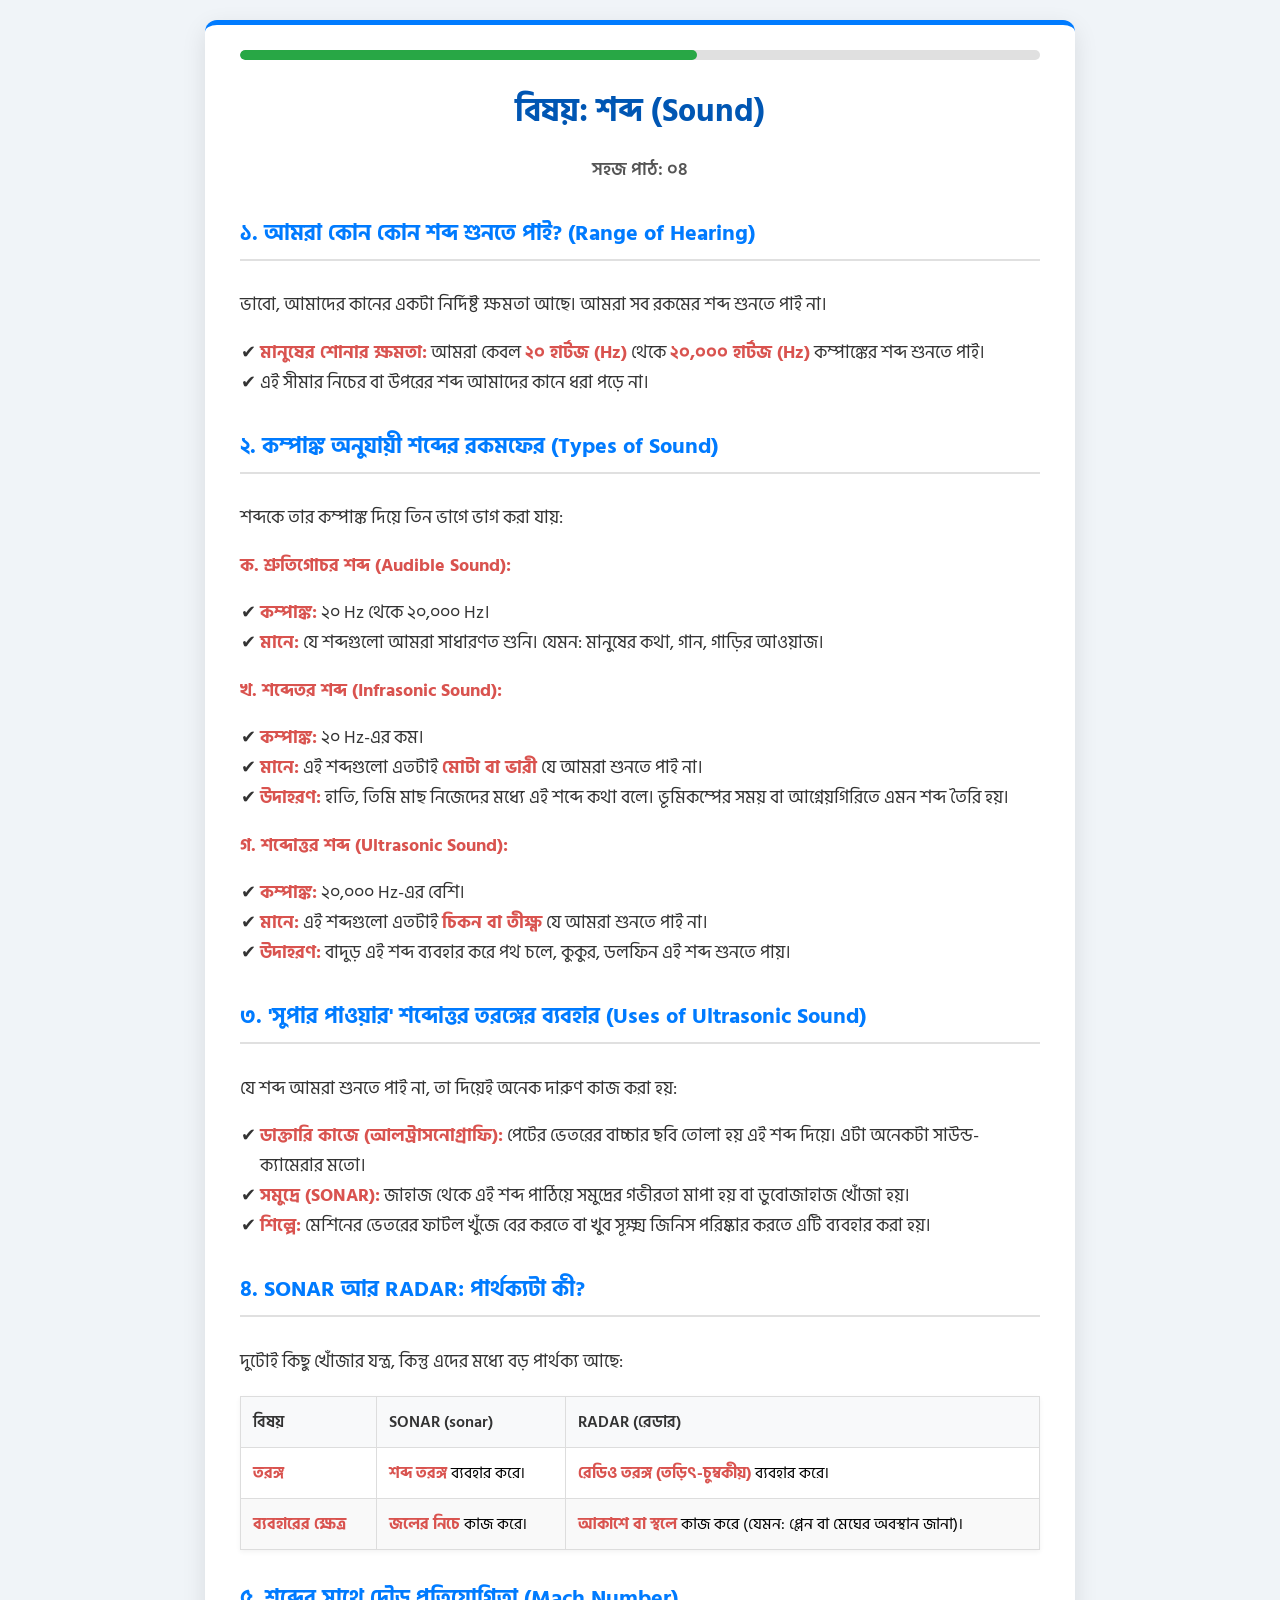
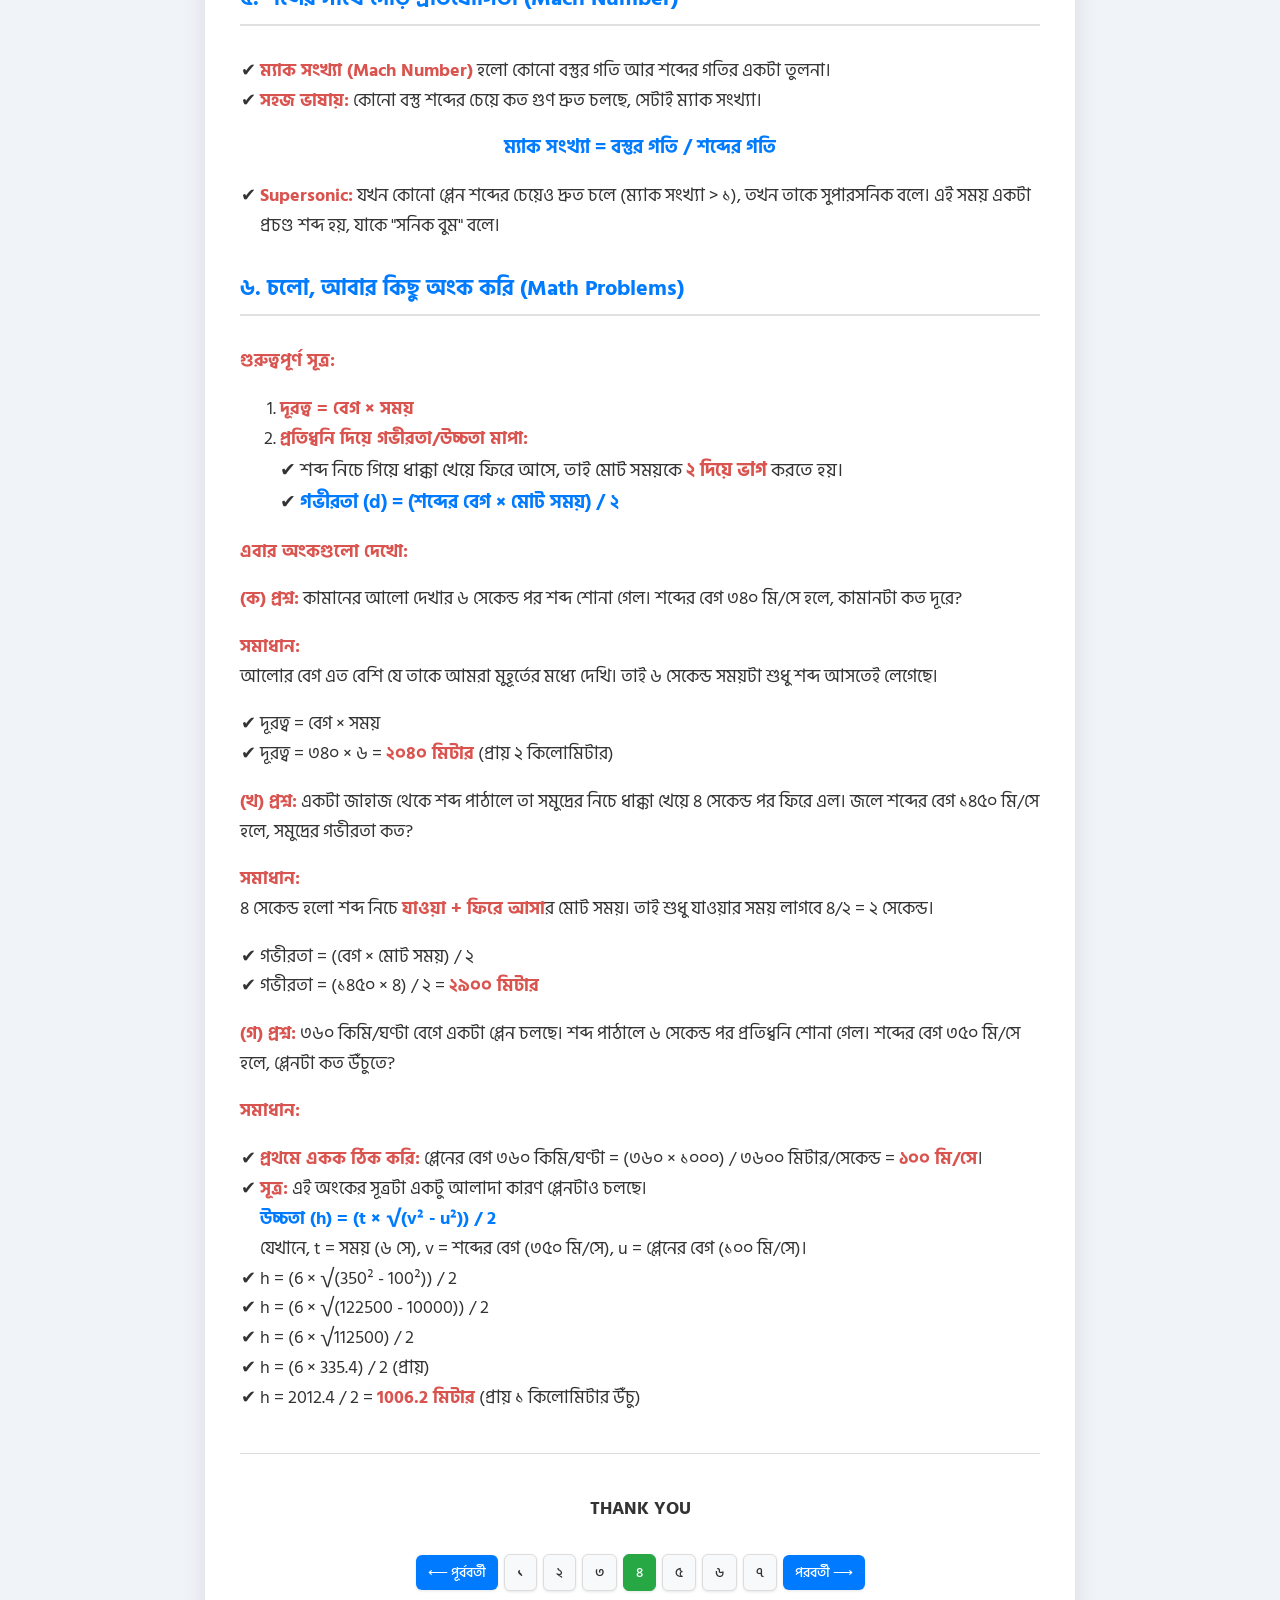
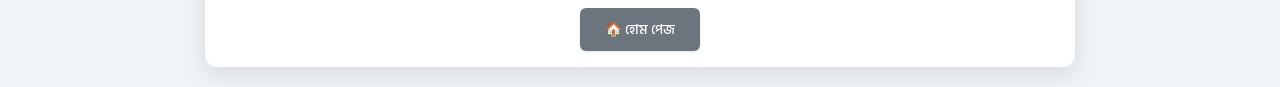
<file: revision_series/class4shoj-bhabe.html>
<!DOCTYPE html>
<html lang="bn">
<head>
    <meta charset="UTF-8">
    <meta name="viewport" content="width=device-width, initial-scale=1.0">
    <title>শব্দ (Sound) - সহজ পাঠ ০৪</title>
    <link rel="preconnect" href="https://fonts.googleapis.com">
    <link rel="preconnect" href="https://fonts.gstatic.com" crossorigin>
    <link href="https://fonts.googleapis.com/css2?family=Hind+Siliguri:wght@400;500;600;700&display=swap" rel="stylesheet">
    <style>
        /* --- বেসিক স্টাইল --- */
        body {
            font-family: 'Hind Siliguri', sans-serif;
            background-color: #f0f4f8;
            margin: 0;
            padding: 20px;
            display: flex;
            justify-content: center;
            align-items: center;
            min-height: 100vh;
        }

        /* --- মূল কন্টেইনার --- */
        .container {
            background-color: #ffffff;
            border-radius: 12px;
            box-shadow: 0 8px 25px rgba(0, 0, 0, 0.1);
            max-width: 800px;
            width: 100%;
            padding: 25px 35px;
            border-top: 5px solid #007bff;
        }

        /* --- প্রোগ্রেস বার --- */
        .progress-container {
            background-color: #e0e0e0;
            border-radius: 25px;
            height: 10px;
            width: 100%;
            margin-bottom: 25px;
            overflow: hidden;
        }

        .progress-bar {
            background-color: #28a745;
            height: 100%;
            width: 57.1%; /* ৭টি ক্লাসের মধ্যে ৪র্থ ক্লাস (4/7) */
            border-radius: 25px;
            transition: width 0.4s ease;
        }

        /* --- কন্টেন্ট স্টাইল --- */
        .content h1 {
            color: #0056b3;
            text-align: center;
            font-size: 2em;
            margin-bottom: 10px;
        }
        
        .content .sub-heading {
            text-align: center;
            color: #555;
            font-weight: 600;
            margin-bottom: 25px;
        }

        .content h4 {
            color: #007bff;
            font-size: 1.4em;
            border-bottom: 2px solid #e0e0e0;
            padding-bottom: 8px;
            margin-top: 30px;
        }

        .content p, .content li {
            font-size: 1.1em;
            line-height: 1.7;
            color: #333;
        }

        .content strong {
            color: #d9534f;
        }

        .content ul {
            list-style-type: '✔ ';
            padding-left: 20px;
        }
        
        .content hr {
            border: 0;
            height: 1px;
            background: #ddd;
            margin: 40px 0;
        }
        
        .thank-you {
            text-align: center;
            font-size: 1.5em;
            font-weight: bold;
            color: #28a745;
            margin-top: 30px;
        }

        /* --- টেবিল স্টাইল --- */
        table {
            width: 100%;
            border-collapse: collapse;
            margin-top: 20px;
            box-shadow: 0 2px 5px rgba(0,0,0,0.05);
        }
        th, td {
            border: 1px solid #ddd;
            padding: 12px;
            text-align: left;
            font-size: 1em;
        }
        th {
            background-color: #f8f9fa;
            color: #333;
            font-weight: 600;
        }
        tr:nth-child(even) {
            background-color: #f9f9f9;
        }


        /* --- বাটন সেকশন (ছোট সাইজ) --- */
        .navigation {
            display: flex;
            justify-content: center;
            align-items: center;
            flex-wrap: wrap;
            gap: 6px;
            margin-top: 30px;
        }

        .btn {
            text-decoration: none;
            padding: 6px 12px;
            border: none;
            border-radius: 6px;
            font-size: 14px;
            font-weight: 500;
            cursor: pointer;
            transition: all 0.3s ease;
            box-shadow: 0 1px 3px rgba(0,0,0,0.1);
        }
        
        .nav-btn {
            background-color: #007bff;
            color: white;
        }
        
        .nav-btn:hover {
            background-color: #0056b3;
            transform: translateY(-1px);
        }

        .page-btn {
            background-color: #f8f9fa;
            color: #333;
            border: 1px solid #ddd;
        }

        .page-btn.active {
            background-color: #28a745;
            color: white;
            border-color: #28a745;
        }

        .page-btn:not(.active):hover {
            background-color: #e2e6ea;
            border-color: #c7ced3;
        }
        
        .btn.disabled {
            background-color: #cdd2d6;
            color: #888;
            cursor: not-allowed;
            pointer-events: none;
        }

        /* --- হোম বাটন --- */
        .home-button-container {
            text-align: center;
            margin-top: 25px;
        }

        .home-btn {
            background-color: #6c757d;
            color: white;
            padding: 10px 25px;
        }
        .home-btn:hover {
            background-color: #5a6268;
            transform: translateY(-2px);
        }

    </style>
</head>
<body>

    <div class="container">
        <!-- প্রোগ্রেস বার -->
        <div class="progress-container">
            <div class="progress-bar"></div>
        </div>

        <div class="content">
            <h1>বিষয়: শব্দ (Sound)</h1>
            <p class="sub-heading">সহজ পাঠ: ০৪</p>

            <h4>১. আমরা কোন কোন শব্দ শুনতে পাই? (Range of Hearing)</h4>
            <p>ভাবো, আমাদের কানের একটা নির্দিষ্ট ক্ষমতা আছে। আমরা সব রকমের শব্দ শুনতে পাই না।</p>
            <ul>
                <li><strong>মানুষের শোনার ক্ষমতা:</strong> আমরা কেবল <strong>২০ হার্টজ (Hz)</strong> থেকে <strong>২০,০০০ হার্টজ (Hz)</strong> কম্পাঙ্কের শব্দ শুনতে পাই।</li>
                <li>এই সীমার নিচের বা উপরের শব্দ আমাদের কানে ধরা পড়ে না।</li>
            </ul>

            <h4>২. কম্পাঙ্ক অনুযায়ী শব্দের রকমফের (Types of Sound)</h4>
            <p>শব্দকে তার কম্পাঙ্ক দিয়ে তিন ভাগে ভাগ করা যায়:</p>

            <p><strong>ক. শ্রুতিগোচর শব্দ (Audible Sound):</strong></p>
            <ul>
                <li><strong>কম্পাঙ্ক:</strong> ২০ Hz থেকে ২০,০০০ Hz।</li>
                <li><strong>মানে:</strong> যে শব্দগুলো আমরা সাধারণত শুনি। যেমন: মানুষের কথা, গান, গাড়ির আওয়াজ।</li>
            </ul>

            <p><strong>খ. শব্দেতর শব্দ (Infrasonic Sound):</strong></p>
            <ul>
                <li><strong>কম্পাঙ্ক:</strong> ২০ Hz-এর কম।</li>
                <li><strong>মানে:</strong> এই শব্দগুলো এতটাই <strong>মোটা বা ভারী</strong> যে আমরা শুনতে পাই না।</li>
                <li><strong>উদাহরণ:</strong> হাতি, তিমি মাছ নিজেদের মধ্যে এই শব্দে কথা বলে। ভূমিকম্পের সময় বা আগ্নেয়গিরিতে এমন শব্দ তৈরি হয়।</li>
            </ul>

            <p><strong>গ. শব্দোত্তর শব্দ (Ultrasonic Sound):</strong></p>
            <ul>
                <li><strong>কম্পাঙ্ক:</strong> ২০,০০০ Hz-এর বেশি।</li>
                <li><strong>মানে:</strong> এই শব্দগুলো এতটাই <strong>চিকন বা তীক্ষ্ণ</strong> যে আমরা শুনতে পাই না।</li>
                <li><strong>উদাহরণ:</strong> বাদুড় এই শব্দ ব্যবহার করে পথ চলে, কুকুর, ডলফিন এই শব্দ শুনতে পায়।</li>
            </ul>

            <h4>৩. 'সুপার পাওয়ার' শব্দোত্তর তরঙ্গের ব্যবহার (Uses of Ultrasonic Sound)</h4>
            <p>যে শব্দ আমরা শুনতে পাই না, তা দিয়েই অনেক দারুণ কাজ করা হয়:</p>
            <ul>
                <li><strong>ডাক্তারি কাজে (আলট্রাসনোগ্রাফি):</strong> পেটের ভেতরের বাচ্চার ছবি তোলা হয় এই শব্দ দিয়ে। এটা অনেকটা সাউন্ড-ক্যামেরার মতো।</li>
                <li><strong>সমুদ্রে (SONAR):</strong> জাহাজ থেকে এই শব্দ পাঠিয়ে সমুদ্রের গভীরতা মাপা হয় বা ডুবোজাহাজ খোঁজা হয়।</li>
                <li><strong>শিল্পে:</strong> মেশিনের ভেতরের ফাটল খুঁজে বের করতে বা খুব সূক্ষ্ম জিনিস পরিষ্কার করতে এটি ব্যবহার করা হয়।</li>
            </ul>

            <h4>৪. SONAR আর RADAR: পার্থক্যটা কী?</h4>
            <p>দুটোই কিছু খোঁজার যন্ত্র, কিন্তু এদের মধ্যে বড় পার্থক্য আছে:</p>
            <table>
                <thead>
                    <tr>
                        <th>বিষয়</th>
                        <th>SONAR (sonar)</th>
                        <th>RADAR (রেডার)</th>
                    </tr>
                </thead>
                <tbody>
                    <tr>
                        <td><strong>তরঙ্গ</strong></td>
                        <td><strong>শব্দ তরঙ্গ</strong> ব্যবহার করে।</td>
                        <td><strong>রেডিও তরঙ্গ (তড়িৎ-চুম্বকীয়)</strong> ব্যবহার করে।</td>
                    </tr>
                    <tr>
                        <td><strong>ব্যবহারের ক্ষেত্র</strong></td>
                        <td><strong>জলের নিচে</strong> কাজ করে।</td>
                        <td><strong>আকাশে বা স্থলে</strong> কাজ করে (যেমন: প্লেন বা মেঘের অবস্থান জানা)।</td>
                    </tr>
                </tbody>
            </table>

            <h4>৫. শব্দের সাথে দৌড় প্রতিযোগিতা (Mach Number)</h4>
            <ul>
                <li><strong>ম্যাক সংখ্যা (Mach Number)</strong> হলো কোনো বস্তুর গতি আর শব্দের গতির একটা তুলনা।</li>
                <li><strong>সহজ ভাষায়:</strong> কোনো বস্তু শব্দের চেয়ে কত গুণ দ্রুত চলছে, সেটাই ম্যাক সংখ্যা।</li>
            </ul>
            <p style="text-align: center; font-size: 1.2em; font-weight: bold; color: #007bff; margin: 15px 0;">
                ম্যাক সংখ্যা = বস্তুর গতি / শব্দের গতি
            </p>
            <ul>
                <li><strong>Supersonic:</strong> যখন কোনো প্লেন শব্দের চেয়েও দ্রুত চলে (ম্যাক সংখ্যা > ১), তখন তাকে সুপারসনিক বলে। এই সময় একটা প্রচণ্ড শব্দ হয়, যাকে "সনিক বুম" বলে।</li>
            </ul>

            <h4>৬. চলো, আবার কিছু অংক করি (Math Problems)</h4>
            <p><strong>গুরুত্বপূর্ণ সূত্র:</strong></p>
            <ol>
                <li><strong>দূরত্ব = বেগ × সময়</strong></li>
                <li><strong>প্রতিধ্বনি দিয়ে গভীরতা/উচ্চতা মাপা:</strong>
                    <ul>
                        <li>শব্দ নিচে গিয়ে ধাক্কা খেয়ে ফিরে আসে, তাই মোট সময়কে <strong>২ দিয়ে ভাগ</strong> করতে হয়।</li>
                        <li><strong style="color: #007bff;">গভীরতা (d) = (শব্দের বেগ × মোট সময়) / ২</strong></li>
                    </ul>
                </li>
            </ol>

            <p><strong>এবার অংকগুলো দেখো:</strong></p>

            <p><strong>(ক) প্রশ্ন:</strong> কামানের আলো দেখার ৬ সেকেন্ড পর শব্দ শোনা গেল। শব্দের বেগ ৩৪০ মি/সে হলে, কামানটা কত দূরে?</p>
            <p><strong>সমাধান:</strong><br>
            আলোর বেগ এত বেশি যে তাকে আমরা মুহূর্তের মধ্যে দেখি। তাই ৬ সেকেন্ড সময়টা শুধু শব্দ আসতেই লেগেছে।<br>
            <ul><li>দূরত্ব = বেগ × সময়</li>
            <li>দূরত্ব = ৩৪০ × ৬ = <strong>২০৪০ মিটার</strong> (প্রায় ২ কিলোমিটার)</li></ul>
            </p>

            <p><strong>(খ) প্রশ্ন:</strong> একটা জাহাজ থেকে শব্দ পাঠালে তা সমুদ্রের নিচে ধাক্কা খেয়ে ৪ সেকেন্ড পর ফিরে এল। জলে শব্দের বেগ ১৪৫০ মি/সে হলে, সমুদ্রের গভীরতা কত?</p>
            <p><strong>সমাধান:</strong><br>
            ৪ সেকেন্ড হলো শব্দ নিচে <strong>যাওয়া + ফিরে আসা</strong>র মোট সময়। তাই শুধু যাওয়ার সময় লাগবে ৪/২ = ২ সেকেন্ড।<br>
            <ul><li>গভীরতা = (বেগ × মোট সময়) / ২</li>
            <li>গভীরতা = (১৪৫০ × ৪) / ২ = <strong>২৯০০ মিটার</strong></li></ul>
            </p>

            <p><strong>(গ) প্রশ্ন:</strong> ৩৬০ কিমি/ঘণ্টা বেগে একটা প্লেন চলছে। শব্দ পাঠালে ৬ সেকেন্ড পর প্রতিধ্বনি শোনা গেল। শব্দের বেগ ৩৫০ মি/সে হলে, প্লেনটা কত উঁচুতে?</p>
            <p><strong>সমাধান:</strong><br>
            <ul><li><strong>প্রথমে একক ঠিক করি:</strong> প্লেনের বেগ ৩৬০ কিমি/ঘণ্টা = (৩৬০ × ১০০০) / ৩৬০০ মিটার/সেকেন্ড = <strong>১০০ মি/সে</strong>।</li>
            <li><strong>সূত্র:</strong> এই অংকের সূত্রটা একটু আলাদা কারণ প্লেনটাও চলছে।<br>
            <strong style="color: #007bff;">উচ্চতা (h) = (t × √(v² - u²)) / 2</strong><br>
            যেখানে, t = সময় (৬ সে), v = শব্দের বেগ (৩৫০ মি/সে), u = প্লেনের বেগ (১০০ মি/সে)।</li>
            <li>h = (6 × √(350² - 100²)) / 2</li>
            <li>h = (6 × √(122500 - 10000)) / 2</li>
            <li>h = (6 × √112500) / 2</li>
            <li>h = (6 × 335.4) / 2 (প্রায়)</li>
            <li>h = 2012.4 / 2 = <strong>1006.2 মিটার</strong> (প্রায় ১ কিলোমিটার উঁচু)</li></ul>
            </p>

            <hr>
            
            <p class="thank-you">THANK YOU</p>
        </div>

        <!-- নেভিগেশন বাটন -->
       
<div class="navigation">
    <a href="class3shoj-bhabe.html" class="btn nav-btn">⟵ পূর্ববর্তী</a>

    <a href="class1shoj-bhabe.html" class="btn page-btn">১</a>
    <a href="class2shoj-bhabe.html" class="btn page-btn">২</a>
    <a href="class3shoj-bhabe.html" class="btn page-btn ">৩</a>
    <a href="class4shoj-bhabe.html" class="btn page-btn active">৪</a>
    <a href="class5shoj-bhabe.html" class="btn page-btn">৫</a>
    <a href="class6shoj-bhabe.html" class="btn page-btn">৬</a>
    <a href="class7shoj-bhabe.html" class="btn page-btn">৭</a>

    <a href="class5shoj-bhabe.html" class="btn nav-btn">পরবর্তী ⟶</a>
</div>

<!-- হোম বাটন -->
<div class="home-button-container">
    <a href="../index.html" class="btn home-btn">🏠 হোম পেজ</a>
</div>
    </div>

</body>
</html>
</file>
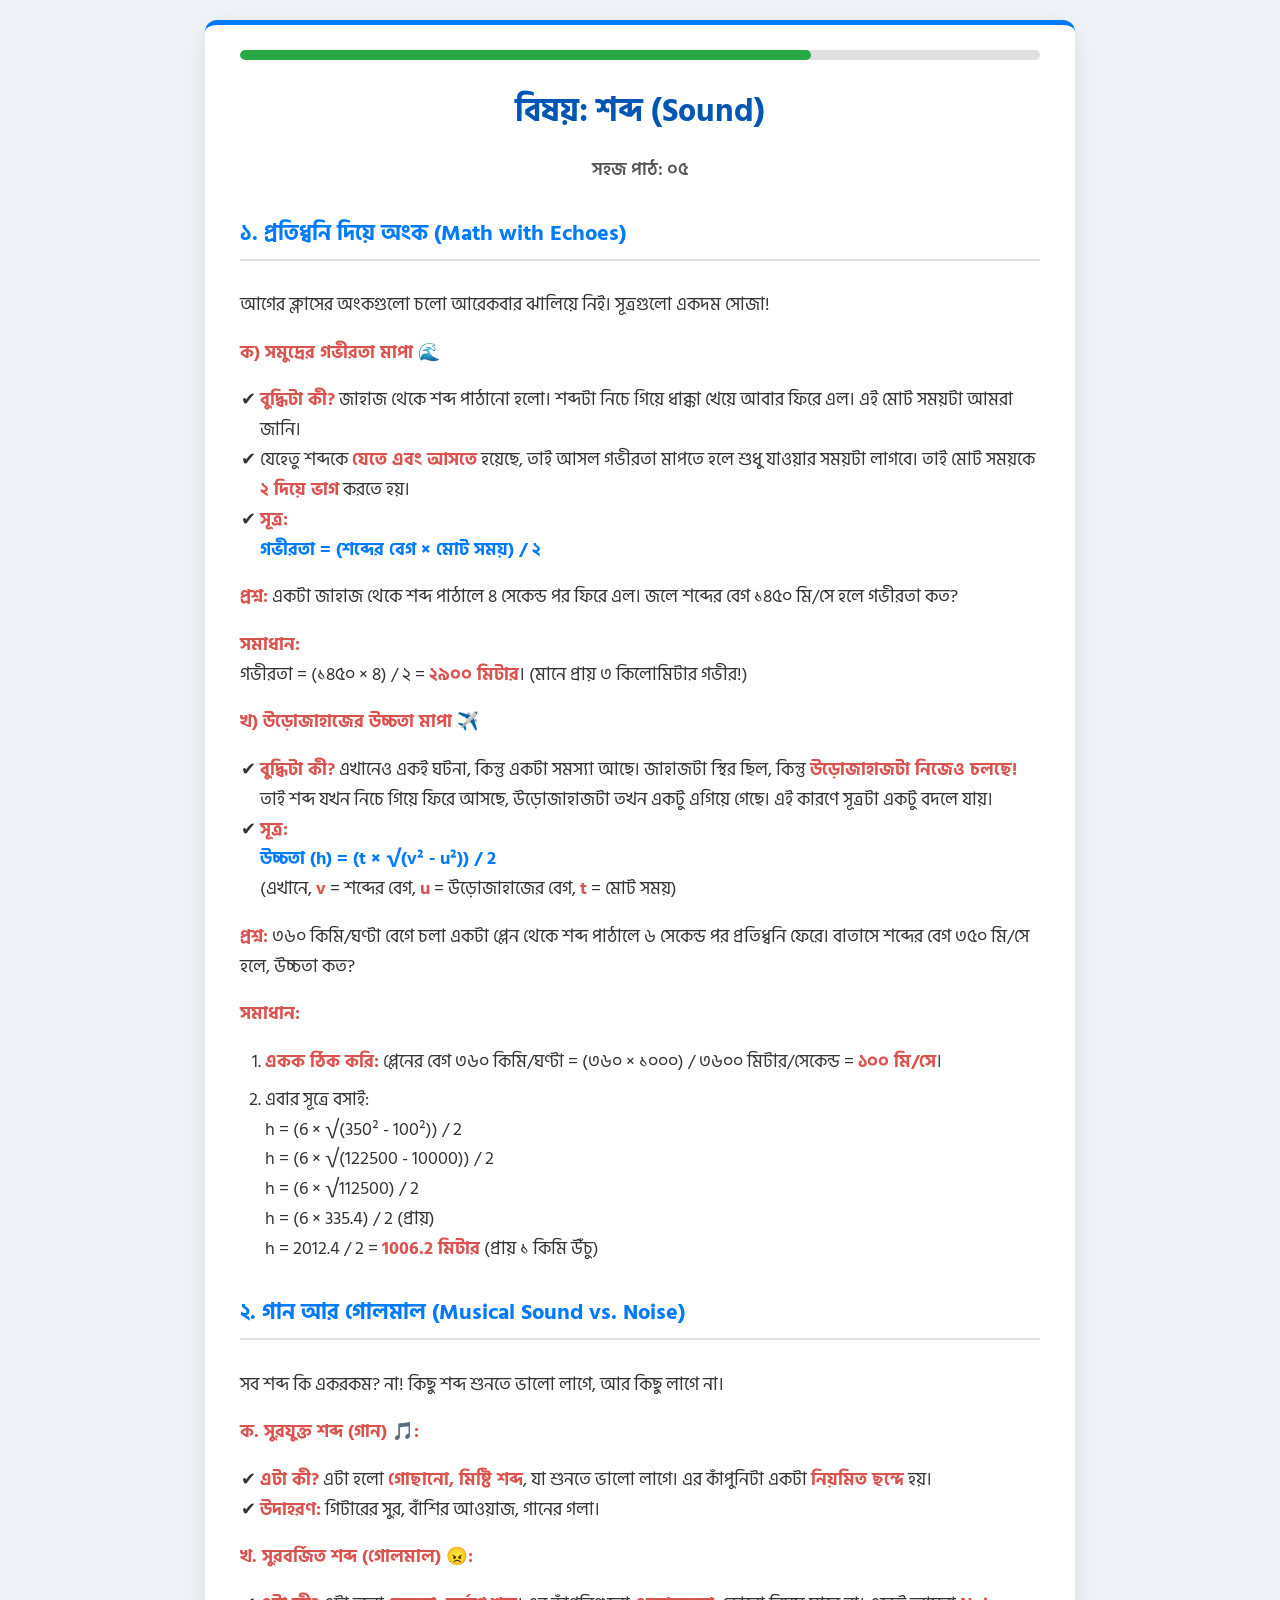
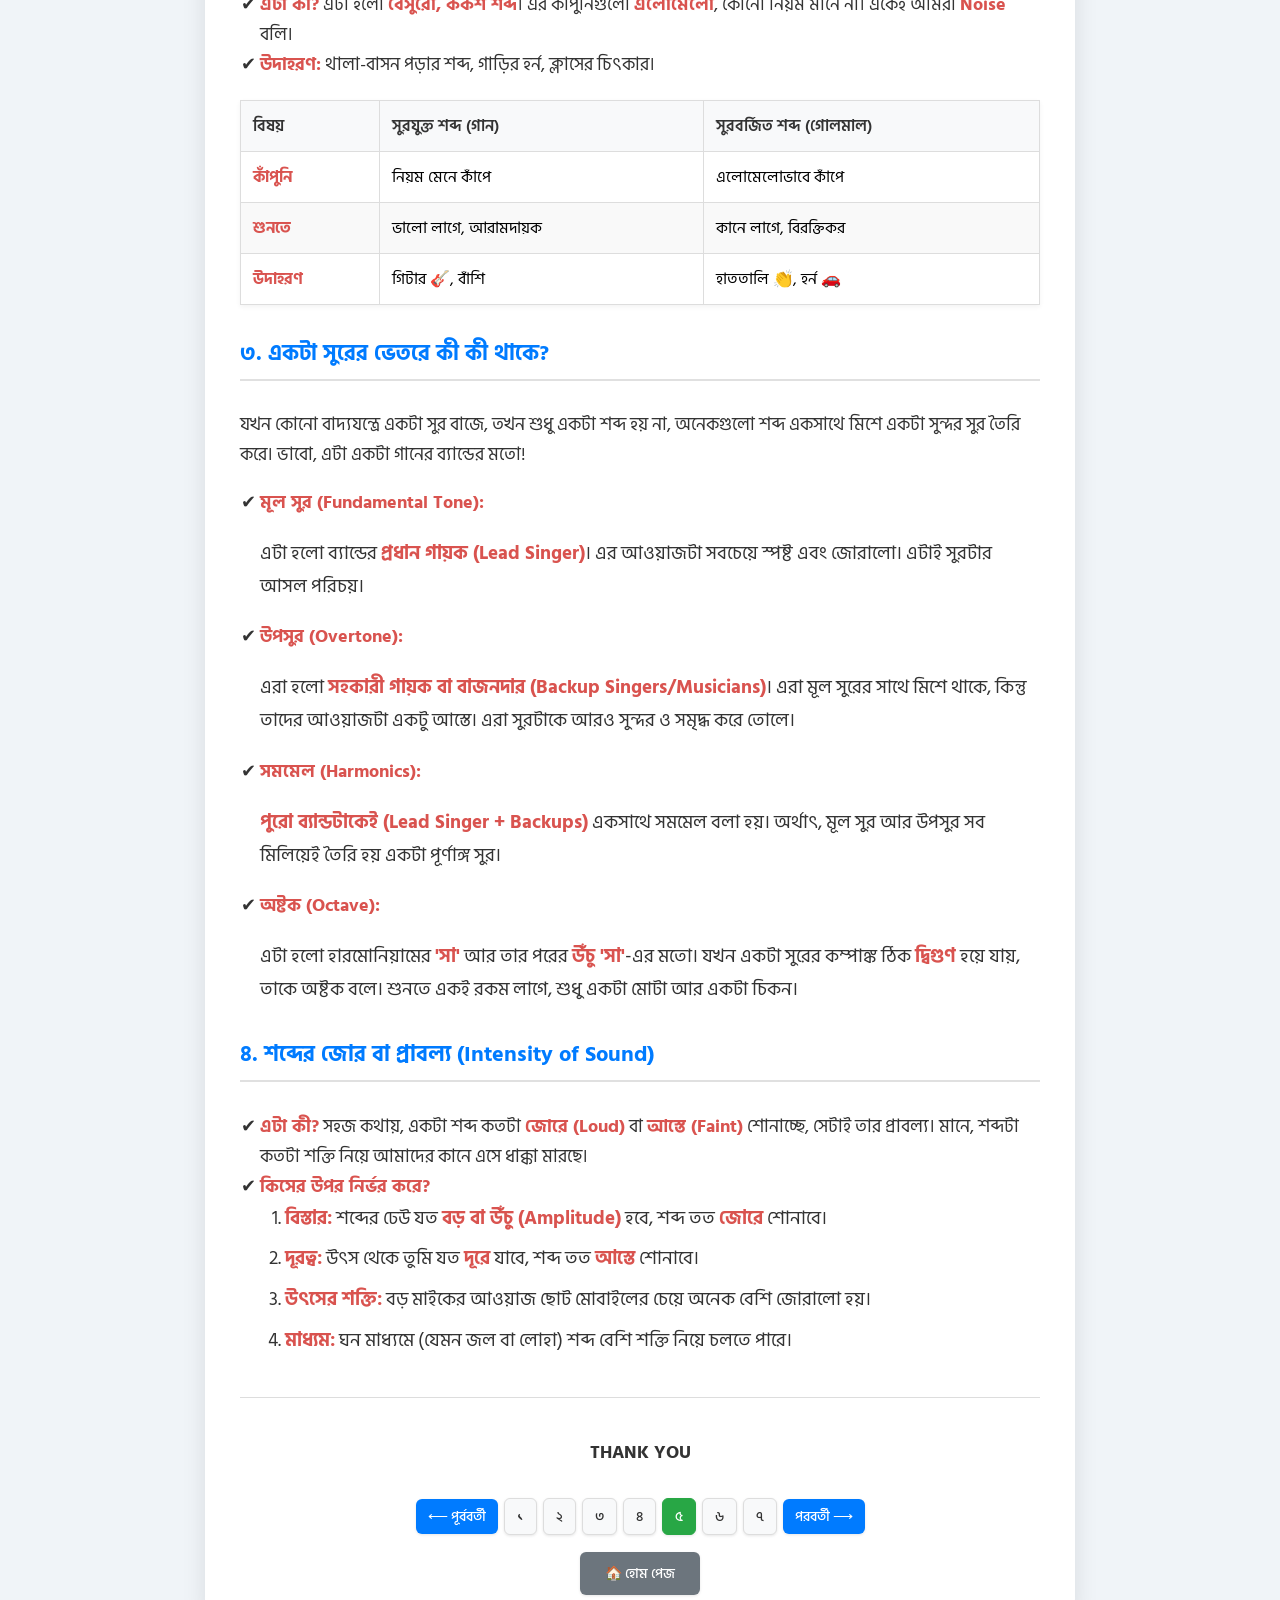
<file: revision_series/class5shoj-bhabe.html>
<!DOCTYPE html>
<html lang="bn">
<head>
    <meta charset="UTF-8">
    <meta name="viewport" content="width=device-width, initial-scale=1.0">
    <title>শব্দ (Sound) - সহজ পাঠ ০৫</title>
    <link rel="preconnect" href="https://fonts.googleapis.com">
    <link rel="preconnect" href="https://fonts.gstatic.com" crossorigin>
    <link href="https://fonts.googleapis.com/css2?family=Hind+Siliguri:wght@400;500;600;700&display=swap" rel="stylesheet">
    <style>
        /* --- বেসিক স্টাইল --- */
        body {
            font-family: 'Hind Siliguri', sans-serif;
            background-color: #f0f4f8;
            margin: 0;
            padding: 20px;
            display: flex;
            justify-content: center;
            align-items: center;
            min-height: 100vh;
        }

        /* --- মূল কন্টেইনার --- */
        .container {
            background-color: #ffffff;
            border-radius: 12px;
            box-shadow: 0 8px 25px rgba(0, 0, 0, 0.1);
            max-width: 800px;
            width: 100%;
            padding: 25px 35px;
            border-top: 5px solid #007bff;
        }

        /* --- প্রোগ্রেস বার --- */
        .progress-container {
            background-color: #e0e0e0;
            border-radius: 25px;
            height: 10px;
            width: 100%;
            margin-bottom: 25px;
            overflow: hidden;
        }

        .progress-bar {
            background-color: #28a745;
            height: 100%;
            width: 71.4%; /* ৭টি ক্লাসের মধ্যে ৫ম ক্লাস (5/7) */
            border-radius: 25px;
            transition: width 0.4s ease;
        }

        /* --- কন্টেন্ট স্টাইল --- */
        .content h1 {
            color: #0056b3;
            text-align: center;
            font-size: 2em;
            margin-bottom: 10px;
        }
        
        .content .sub-heading {
            text-align: center;
            color: #555;
            font-weight: 600;
            margin-bottom: 25px;
        }

        .content h4 {
            color: #007bff;
            font-size: 1.4em;
            border-bottom: 2px solid #e0e0e0;
            padding-bottom: 8px;
            margin-top: 30px;
        }

        .content p, .content li {
            font-size: 1.1em;
            line-height: 1.7;
            color: #333;
        }

        .content strong {
            color: #d9534f;
        }

        .content ul {
            list-style-type: '✔ ';
            padding-left: 20px;
        }
        
        /* For ordered lists in content */
        .content ol {
            list-style-type: decimal;
            padding-left: 25px;
        }
        .content ol li {
            margin-bottom: 8px;
        }

        .content hr {
            border: 0;
            height: 1px;
            background: #ddd;
            margin: 40px 0;
        }
        
        .thank-you {
            text-align: center;
            font-size: 1.5em;
            font-weight: bold;
            color: #28a745;
            margin-top: 30px;
        }

        /* --- টেবিল স্টাইল --- */
        table {
            width: 100%;
            border-collapse: collapse;
            margin-top: 20px;
            box-shadow: 0 2px 5px rgba(0,0,0,0.05);
        }
        th, td {
            border: 1px solid #ddd;
            padding: 12px;
            text-align: left;
            font-size: 1em;
        }
        th {
            background-color: #f8f9fa;
            color: #333;
            font-weight: 600;
        }
        tr:nth-child(even) {
            background-color: #f9f9f9;
        }


        /* --- বাটন সেকশন (ছোট সাইজ) --- */
        .navigation {
            display: flex;
            justify-content: center;
            align-items: center;
            flex-wrap: wrap;
            gap: 6px;
            margin-top: 30px;
        }

        .btn {
            text-decoration: none;
            padding: 6px 12px;
            border: none;
            border-radius: 6px;
            font-size: 14px;
            font-weight: 500;
            cursor: pointer;
            transition: all 0.3s ease;
            box-shadow: 0 1px 3px rgba(0,0,0,0.1);
        }
        
        .nav-btn {
            background-color: #007bff;
            color: white;
        }
        
        .nav-btn:hover {
            background-color: #0056b3;
            transform: translateY(-1px);
        }

        .page-btn {
            background-color: #f8f9fa;
            color: #333;
            border: 1px solid #ddd;
        }

        .page-btn.active {
            background-color: #28a745;
            color: white;
            border-color: #28a745;
        }

        .page-btn:not(.active):hover {
            background-color: #e2e6ea;
            border-color: #c7ced3;
        }
        
        .btn.disabled {
            background-color: #cdd2d6;
            color: #888;
            cursor: not-allowed;
            pointer-events: none;
        }

        /* --- হোম বাটন --- */
        .home-button-container {
            text-align: center;
            margin-top: 25px;
        }

        .home-btn {
            background-color: #6c757d;
            color: white;
            padding: 10px 25px;
        }
        .home-btn:hover {
            background-color: #5a6268;
            transform: translateY(-2px);
        }

    </style>
</head>
<body>

    <div class="container">
        <!-- প্রোগ্রেস বার -->
        <div class="progress-container">
            <div class="progress-bar"></div>
        </div>

        <div class="content">
            <h1>বিষয়: শব্দ (Sound)</h1>
            <p class="sub-heading">সহজ পাঠ: ০৫</p>

            <h4>১. প্রতিধ্বনি দিয়ে অংক (Math with Echoes)</h4>
            <p>আগের ক্লাসের অংকগুলো চলো আরেকবার ঝালিয়ে নিই। সূত্রগুলো একদম সোজা!</p>

            <p><strong>ক) সমুদ্রের গভীরতা মাপা 🌊</strong></p>
            <ul>
                <li><strong>বুদ্ধিটা কী?</strong> জাহাজ থেকে শব্দ পাঠানো হলো। শব্দটা নিচে গিয়ে ধাক্কা খেয়ে আবার ফিরে এল। এই মোট সময়টা আমরা জানি।</li>
                <li>যেহেতু শব্দকে <strong>যেতে এবং আসতে</strong> হয়েছে, তাই আসল গভীরতা মাপতে হলে শুধু যাওয়ার সময়টা লাগবে। তাই মোট সময়কে <strong>২ দিয়ে ভাগ</strong> করতে হয়।</li>
                <li><strong>সূত্র:</strong><br>
                <strong style="color: #007bff;">গভীরতা = (শব্দের বেগ × মোট সময়) / ২</strong></li>
            </ul>
            <p><strong>প্রশ্ন:</strong> একটা জাহাজ থেকে শব্দ পাঠালে ৪ সেকেন্ড পর ফিরে এল। জলে শব্দের বেগ ১৪৫০ মি/সে হলে গভীরতা কত?</p>
            <p><strong>সমাধান:</strong><br>
            গভীরতা = (১৪৫০ × ৪) / ২ = <strong>২৯০০ মিটার</strong>। (মানে প্রায় ৩ কিলোমিটার গভীর!)</p>

            <p><strong>খ) উড়োজাহাজের উচ্চতা মাপা ✈️</strong></p>
            <ul>
                <li><strong>বুদ্ধিটা কী?</strong> এখানেও একই ঘটনা, কিন্তু একটা সমস্যা আছে। জাহাজটা স্থির ছিল, কিন্তু <strong>উড়োজাহাজটা নিজেও চলছে!</strong> তাই শব্দ যখন নিচে গিয়ে ফিরে আসছে, উড়োজাহাজটা তখন একটু এগিয়ে গেছে। এই কারণে সূত্রটা একটু বদলে যায়।</li>
                <li><strong>সূত্র:</strong><br>
                <strong style="color: #007bff;">উচ্চতা (h) = (t × √(v² - u²)) / 2</strong><br>
                (এখানে, <strong>v</strong> = শব্দের বেগ, <strong>u</strong> = উড়োজাহাজের বেগ, <strong>t</strong> = মোট সময়)</li>
            </ul>
            <p><strong>প্রশ্ন:</strong> ৩৬০ কিমি/ঘণ্টা বেগে চলা একটা প্লেন থেকে শব্দ পাঠালে ৬ সেকেন্ড পর প্রতিধ্বনি ফেরে। বাতাসে শব্দের বেগ ৩৫০ মি/সে হলে, উচ্চতা কত?</p>
            <p><strong>সমাধান:</strong><br>
            <ol>
                <li><strong>একক ঠিক করি:</strong> প্লেনের বেগ ৩৬০ কিমি/ঘণ্টা = (৩৬০ × ১০০০) / ৩৬০০ মিটার/সেকেন্ড = <strong>১০০ মি/সে</strong>।</li>
                <li>এবার সূত্রে বসাই:<br>
                h = (6 × √(350² - 100²)) / 2<br>
                h = (6 × √(122500 - 10000)) / 2<br>
                h = (6 × √112500) / 2<br>
                h = (6 × 335.4) / 2 (প্রায়)<br>
                h = 2012.4 / 2 = <strong>1006.2 মিটার</strong> (প্রায় ১ কিমি উঁচু)</li>
            </ol></p>

            <h4>২. গান আর গোলমাল (Musical Sound vs. Noise)</h4>
            <p>সব শব্দ কি একরকম? না! কিছু শব্দ শুনতে ভালো লাগে, আর কিছু লাগে না।</p>

            <p><strong>ক. সুরযুক্ত শব্দ (গান) 🎵:</strong></p>
            <ul>
                <li><strong>এটা কী?</strong> এটা হলো <strong>গোছানো, মিষ্টি শব্দ</strong>, যা শুনতে ভালো লাগে। এর কাঁপুনিটা একটা <strong>নিয়মিত ছন্দে</strong> হয়।</li>
                <li><strong>উদাহরণ:</strong> গিটারের সুর, বাঁশির আওয়াজ, গানের গলা।</li>
            </ul>

            <p><strong>খ. সুরবর্জিত শব্দ (গোলমাল) 😠:</strong></p>
            <ul>
                <li><strong>এটা কী?</strong> এটা হলো <strong>বেসুরো, কর্কশ শব্দ</strong>। এর কাঁপুনিগুলো <strong>এলোমেলো</strong>, কোনো নিয়ম মানে না। একেই আমরা <strong>Noise</strong> বলি।</li>
                <li><strong>উদাহরণ:</strong> থালা-বাসন পড়ার শব্দ, গাড়ির হর্ন, ক্লাসের চিৎকার।</li>
            </ul>

            <table>
                <thead>
                    <tr>
                        <th>বিষয়</th>
                        <th>সুরযুক্ত শব্দ (গান)</th>
                        <th>সুরবর্জিত শব্দ (গোলমাল)</th>
                    </tr>
                </thead>
                <tbody>
                    <tr>
                        <td><strong>কাঁপুনি</strong></td>
                        <td>নিয়ম মেনে কাঁপে</td>
                        <td>এলোমেলোভাবে কাঁপে</td>
                    </tr>
                    <tr>
                        <td><strong>শুনতে</strong></td>
                        <td>ভালো লাগে, আরামদায়ক</td>
                        <td>কানে লাগে, বিরক্তিকর</td>
                    </tr>
                    <tr>
                        <td><strong>উদাহরণ</strong></td>
                        <td>গিটার 🎸, বাঁশি</td>
                        <td>হাততালি 👏, হর্ন 🚗</td>
                    </tr>
                </tbody>
            </table>

            <h4>৩. একটা সুরের ভেতরে কী কী থাকে?</h4>
            <p>যখন কোনো বাদ্যযন্ত্রে একটা সুর বাজে, তখন শুধু একটা শব্দ হয় না, অনেকগুলো শব্দ একসাথে মিশে একটা সুন্দর সুর তৈরি করে। ভাবো, এটা একটা গানের ব্যান্ডের মতো!</p>
            <ul>
                <li><strong>মূল সুর (Fundamental Tone):</strong>
                    <p>এটা হলো ব্যান্ডের <strong>প্রধান গায়ক (Lead Singer)</strong>। এর আওয়াজটা সবচেয়ে স্পষ্ট এবং জোরালো। এটাই সুরটার আসল পরিচয়।</p>
                </li>
                <li><strong>উপসুর (Overtone):</strong>
                    <p>এরা হলো <strong>সহকারী গায়ক বা বাজনদার (Backup Singers/Musicians)</strong>। এরা মূল সুরের সাথে মিশে থাকে, কিন্তু তাদের আওয়াজটা একটু আস্তে। এরা সুরটাকে আরও সুন্দর ও সমৃদ্ধ করে তোলে।</p>
                </li>
                <li><strong>সমমেল (Harmonics):</strong>
                    <p><strong>পুরো ব্যান্ডটাকেই (Lead Singer + Backups)</strong> একসাথে সমমেল বলা হয়। অর্থাৎ, মূল সুর আর উপসুর সব মিলিয়েই তৈরি হয় একটা পূর্ণাঙ্গ সুর।</p>
                </li>
                <li><strong>অষ্টক (Octave):</strong>
                    <p>এটা হলো হারমোনিয়ামের <strong>'সা'</strong> আর তার পরের <strong>উঁচু 'সা'</strong>-এর মতো। যখন একটা সুরের কম্পাঙ্ক ঠিক <strong>দ্বিগুণ</strong> হয়ে যায়, তাকে অষ্টক বলে। শুনতে একই রকম লাগে, শুধু একটা মোটা আর একটা চিকন।</p>
                </li>
            </ul>

            <h4>৪. শব্দের জোর বা প্রাবল্য (Intensity of Sound)</h4>
            <ul>
                <li><strong>এটা কী?</strong> সহজ কথায়, একটা শব্দ কতটা <strong>জোরে (Loud)</strong> বা <strong>আস্তে (Faint)</strong> শোনাচ্ছে, সেটাই তার প্রাবল্য। মানে, শব্দটা কতটা শক্তি নিয়ে আমাদের কানে এসে ধাক্কা মারছে।</li>
                <li><strong>কিসের উপর নির্ভর করে?</strong>
                    <ol>
                        <li><strong>বিস্তার:</strong> শব্দের ঢেউ যত <strong>বড় বা উঁচু (Amplitude)</strong> হবে, শব্দ তত <strong>জোরে</strong> শোনাবে।</li>
                        <li><strong>দূরত্ব:</strong> উৎস থেকে তুমি যত <strong>দূরে</strong> যাবে, শব্দ তত <strong>আস্তে</strong> শোনাবে।</li>
                        <li><strong>উৎসের শক্তি:</strong> বড় মাইকের আওয়াজ ছোট মোবাইলের চেয়ে অনেক বেশি জোরালো হয়।</li>
                        <li><strong>মাধ্যম:</strong> ঘন মাধ্যমে (যেমন জল বা লোহা) শব্দ বেশি শক্তি নিয়ে চলতে পারে।</li>
                    </ol>
                </li>
            </ul>

            <hr>
            
            <p class="thank-you">THANK YOU</p>
        </div>

        
        <!-- নেভিগেশন বাটন -->
<div class="navigation">
    <a href="class4shoj-bhabe.html" class="btn nav-btn">⟵ পূর্ববর্তী</a>

    <a href="class1shoj-bhabe.html" class="btn page-btn">১</a>
    <a href="class2shoj-bhabe.html" class="btn page-btn">২</a>
    <a href="class3shoj-bhabe.html" class="btn page-btn ">৩</a>
    <a href="class4shoj-bhabe.html" class="btn page-btn ">৪</a>
    <a href="class5shoj-bhabe.html" class="btn page-btn active">৫</a>
    <a href="class6shoj-bhabe.html" class="btn page-btn">৬</a>
    <a href="class7shoj-bhabe.html" class="btn page-btn">৭</a>

    <a href="class6shoj-bhabe.html" class="btn nav-btn">পরবর্তী ⟶</a>
</div>

<!-- হোম বাটন -->
<div class="home-button-container">
    <a href="../index.html" class="btn home-btn">🏠 হোম পেজ</a>
</div>

    </div>

</body>
</html>
</file>
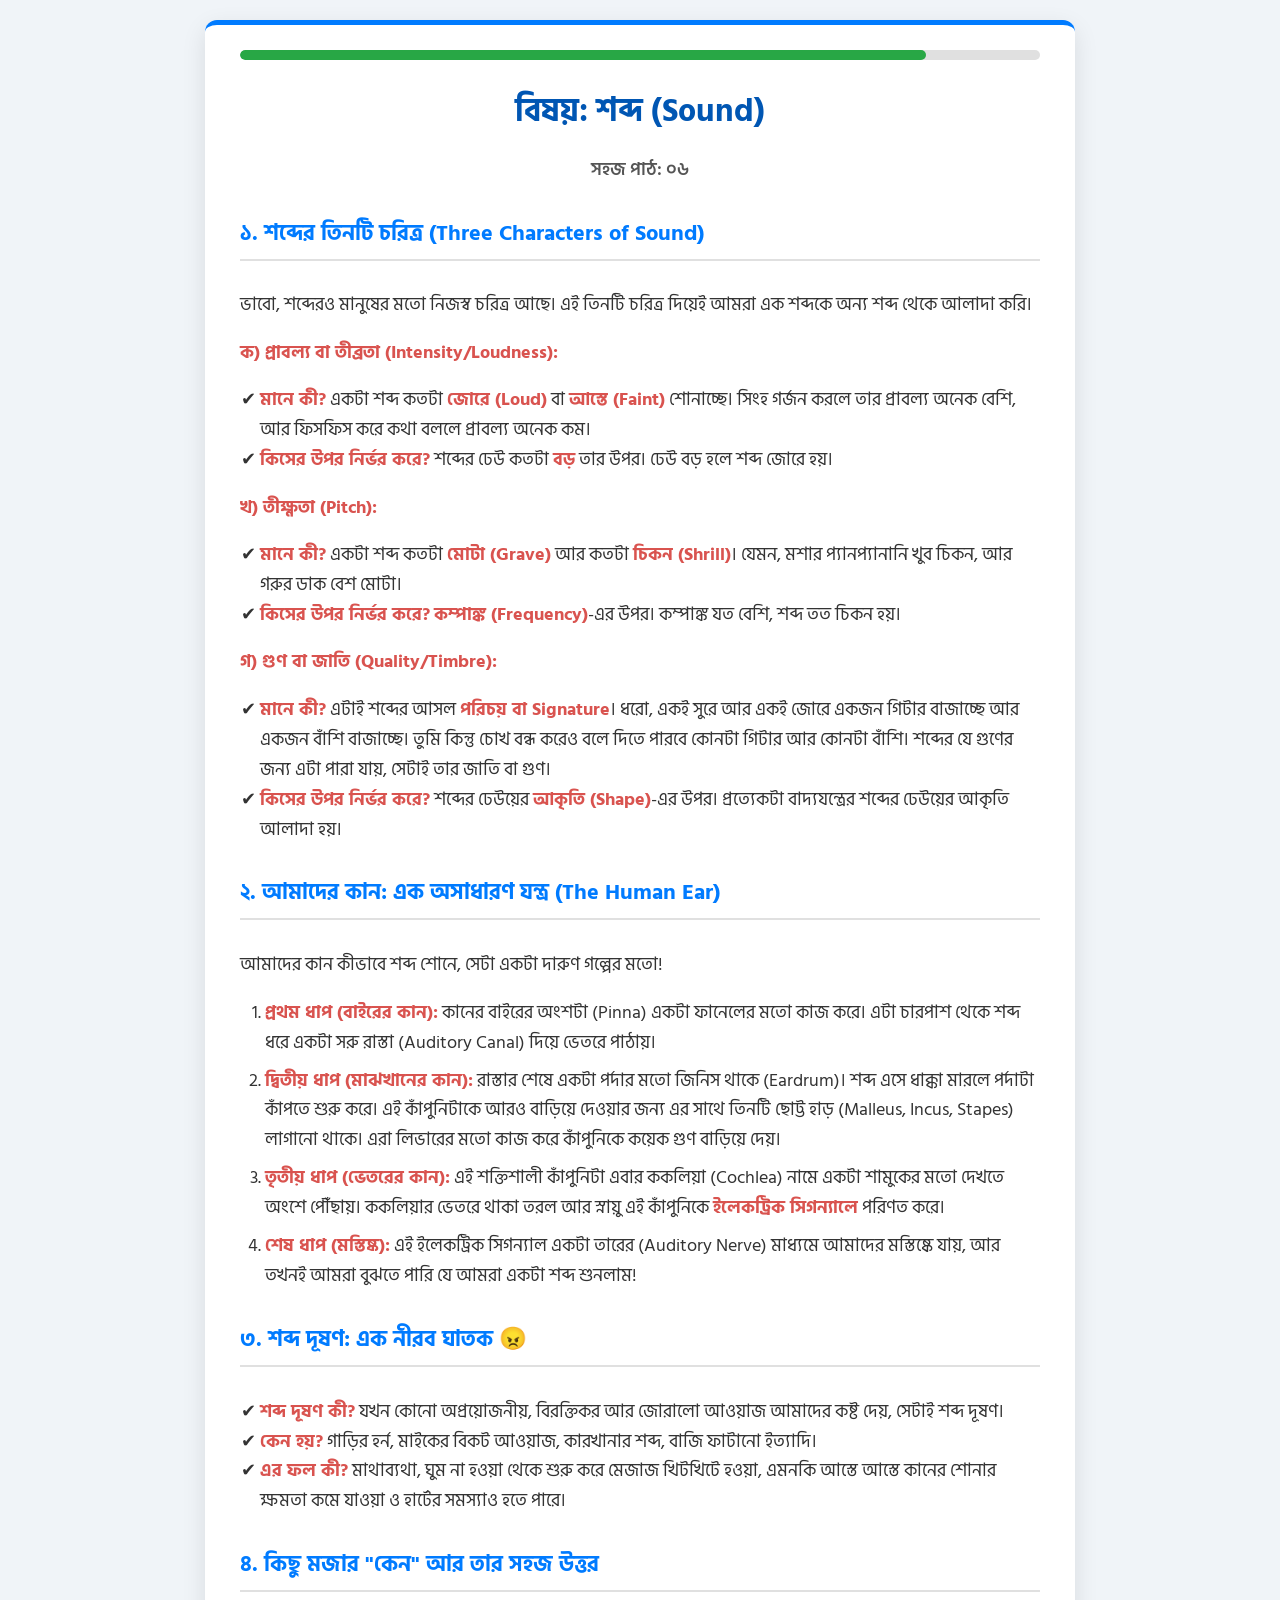
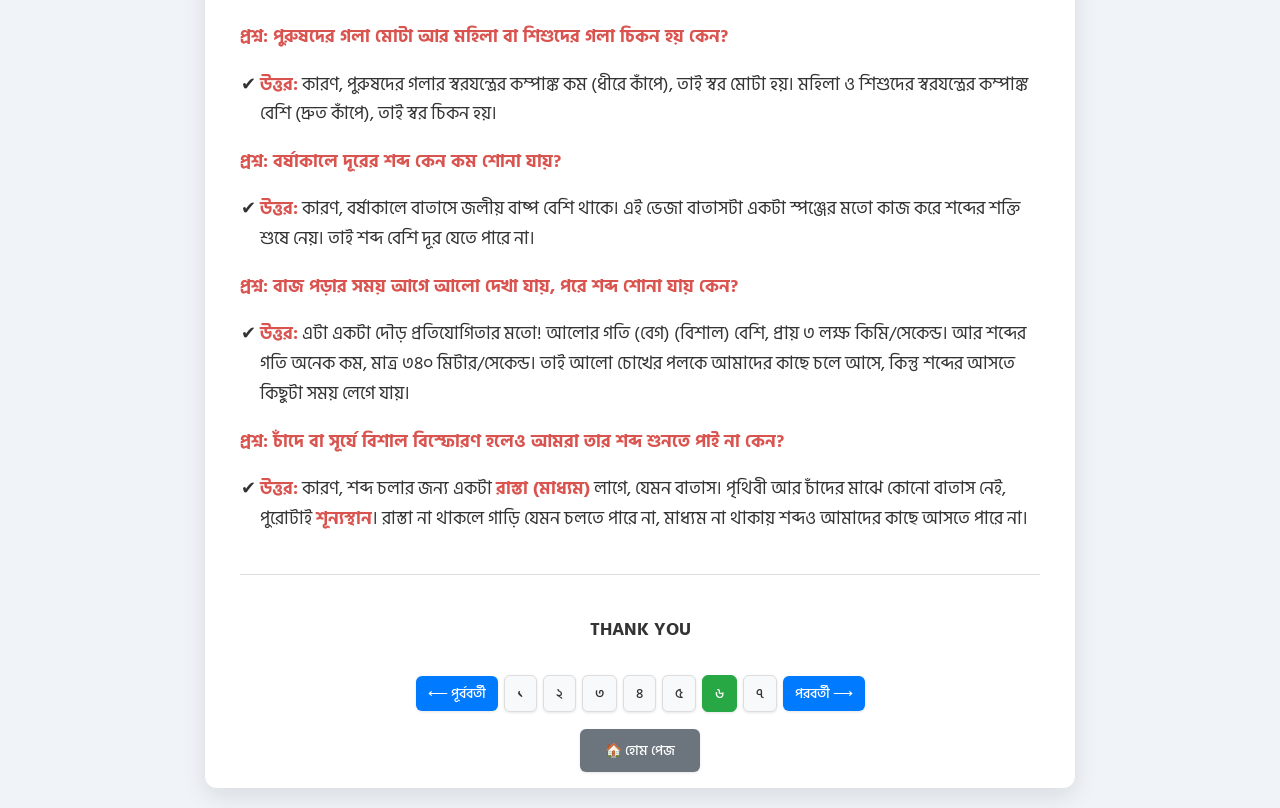
<file: revision_series/class6shoj-bhabe.html>
<!DOCTYPE html>
<html lang="bn">
<head>
    <meta charset="UTF-8">
    <meta name="viewport" content="width=device-width, initial-scale=1.0">
    <title>শব্দ (Sound) - সহজ পাঠ ০৬</title>
    <link rel="preconnect" href="https://fonts.googleapis.com">
    <link rel="preconnect" href="https://fonts.gstatic.com" crossorigin>
    <link href="https://fonts.googleapis.com/css2?family=Hind+Siliguri:wght@400;500;600;700&display=swap" rel="stylesheet">
    <style>
        /* --- বেসিক স্টাইল --- */
        body {
            font-family: 'Hind Siliguri', sans-serif;
            background-color: #f0f4f8;
            margin: 0;
            padding: 20px;
            display: flex;
            justify-content: center;
            align-items: center;
            min-height: 100vh;
        }

        /* --- মূল কন্টেইনার --- */
        .container {
            background-color: #ffffff;
            border-radius: 12px;
            box-shadow: 0 8px 25px rgba(0, 0, 0, 0.1);
            max-width: 800px;
            width: 100%;
            padding: 25px 35px;
            border-top: 5px solid #007bff;
        }

        /* --- প্রোগ্রেস বার --- */
        .progress-container {
            background-color: #e0e0e0;
            border-radius: 25px;
            height: 10px;
            width: 100%;
            margin-bottom: 25px;
            overflow: hidden;
        }

        .progress-bar {
            background-color: #28a745;
            height: 100%;
            width: 85.7%; /* ৭টি ক্লাসের মধ্যে ৬ষ্ঠ ক্লাস (6/7) */
            border-radius: 25px;
            transition: width 0.4s ease;
        }

        /* --- কন্টেন্ট স্টাইল --- */
        .content h1 {
            color: #0056b3;
            text-align: center;
            font-size: 2em;
            margin-bottom: 10px;
        }
        
        .content .sub-heading {
            text-align: center;
            color: #555;
            font-weight: 600;
            margin-bottom: 25px;
        }

        .content h4 {
            color: #007bff;
            font-size: 1.4em;
            border-bottom: 2px solid #e0e0e0;
            padding-bottom: 8px;
            margin-top: 30px;
        }

        .content p, .content li {
            font-size: 1.1em;
            line-height: 1.7;
            color: #333;
        }

        .content strong {
            color: #d9534f;
        }

        .content ul {
            list-style-type: '✔ ';
            padding-left: 20px;
        }
        
        /* For ordered lists in content */
        .content ol {
            list-style-type: decimal;
            padding-left: 25px;
        }
        .content ol li {
            margin-bottom: 8px;
        }

        .content hr {
            border: 0;
            height: 1px;
            background: #ddd;
            margin: 40px 0;
        }
        
        .thank-you {
            text-align: center;
            font-size: 1.5em;
            font-weight: bold;
            color: #28a745;
            margin-top: 30px;
        }

        /* --- টেবিল স্টাইল --- */
        table {
            width: 100%;
            border-collapse: collapse;
            margin-top: 20px;
            box-shadow: 0 2px 5px rgba(0,0,0,0.05);
        }
        th, td {
            border: 1px solid #ddd;
            padding: 12px;
            text-align: left;
            font-size: 1em;
        }
        th {
            background-color: #f8f9fa;
            color: #333;
            font-weight: 600;
        }
        tr:nth-child(even) {
            background-color: #f9f9f9;
        }


        /* --- বাটন সেকশন (ছোট সাইজ) --- */
        .navigation {
            display: flex;
            justify-content: center;
            align-items: center;
            flex-wrap: wrap;
            gap: 6px;
            margin-top: 30px;
        }

        .btn {
            text-decoration: none;
            padding: 6px 12px;
            border: none;
            border-radius: 6px;
            font-size: 14px;
            font-weight: 500;
            cursor: pointer;
            transition: all 0.3s ease;
            box-shadow: 0 1px 3px rgba(0,0,0,0.1);
        }
        
        .nav-btn {
            background-color: #007bff;
            color: white;
        }
        
        .nav-btn:hover {
            background-color: #0056b3;
            transform: translateY(-1px);
        }

        .page-btn {
            background-color: #f8f9fa;
            color: #333;
            border: 1px solid #ddd;
        }

        .page-btn.active {
            background-color: #28a745;
            color: white;
            border-color: #28a745;
        }

        .page-btn:not(.active):hover {
            background-color: #e2e6ea;
            border-color: #c7ced3;
        }
        
        .btn.disabled {
            background-color: #cdd2d6;
            color: #888;
            cursor: not-allowed;
            pointer-events: none;
        }

        /* --- হোম বাটন --- */
        .home-button-container {
            text-align: center;
            margin-top: 25px;
        }

        .home-btn {
            background-color: #6c757d;
            color: white;
            padding: 10px 25px;
        }
        .home-btn:hover {
            background-color: #5a6268;
            transform: translateY(-2px);
        }

    </style>
</head>
<body>

    <div class="container">
        <!-- প্রোগ্রেস বার -->
        <div class="progress-container">
            <div class="progress-bar"></div>
        </div>

        <div class="content">
            <h1>বিষয়: শব্দ (Sound)</h1>
            <p class="sub-heading">সহজ পাঠ: ০৬</p>

            <h4>১. শব্দের তিনটি চরিত্র (Three Characters of Sound)</h4>
            <p>ভাবো, শব্দেরও মানুষের মতো নিজস্ব চরিত্র আছে। এই তিনটি চরিত্র দিয়েই আমরা এক শব্দকে অন্য শব্দ থেকে আলাদা করি।</p>

            <p><strong>ক) প্রাবল্য বা তীব্রতা (Intensity/Loudness):</strong></p>
            <ul>
                <li><strong>মানে কী?</strong> একটা শব্দ কতটা <strong>জোরে (Loud)</strong> বা <strong>আস্তে (Faint)</strong> শোনাচ্ছে। সিংহ গর্জন করলে তার প্রাবল্য অনেক বেশি, আর ফিসফিস করে কথা বললে প্রাবল্য অনেক কম।</li>
                <li><strong>কিসের উপর নির্ভর করে?</strong> শব্দের ঢেউ কতটা <strong>বড়</strong> তার উপর। ঢেউ বড় হলে শব্দ জোরে হয়।</li>
            </ul>

            <p><strong>খ) তীক্ষ্ণতা (Pitch):</strong></p>
            <ul>
                <li><strong>মানে কী?</strong> একটা শব্দ কতটা <strong>মোটা (Grave)</strong> আর কতটা <strong>চিকন (Shrill)</strong>। যেমন, মশার প্যানপ্যানানি খুব চিকন, আর গরুর ডাক বেশ মোটা।</li>
                <li><strong>কিসের উপর নির্ভর করে?</strong> <strong>কম্পাঙ্ক (Frequency)</strong>-এর উপর। কম্পাঙ্ক যত বেশি, শব্দ তত চিকন হয়।</li>
            </ul>

            <p><strong>গ) গুণ বা জাতি (Quality/Timbre):</strong></p>
            <ul>
                <li><strong>মানে কী?</strong> এটাই শব্দের আসল <strong>পরিচয় বা Signature</strong>। ধরো, একই সুরে আর একই জোরে একজন গিটার বাজাচ্ছে আর একজন বাঁশি বাজাচ্ছে। তুমি কিন্তু চোখ বন্ধ করেও বলে দিতে পারবে কোনটা গিটার আর কোনটা বাঁশি। শব্দের যে গুণের জন্য এটা পারা যায়, সেটাই তার জাতি বা গুণ।</li>
                <li><strong>কিসের উপর নির্ভর করে?</strong> শব্দের ঢেউয়ের <strong>আকৃতি (Shape)</strong>-এর উপর। প্রত্যেকটা বাদ্যযন্ত্রের শব্দের ঢেউয়ের আকৃতি আলাদা হয়।</li>
            </ul>

            <h4>২. আমাদের কান: এক অসাধারণ যন্ত্র (The Human Ear)</h4>
            <p>আমাদের কান কীভাবে শব্দ শোনে, সেটা একটা দারুণ গল্পের মতো!</p>
            <ol>
                <li><strong>প্রথম ধাপ (বাইরের কান):</strong> কানের বাইরের অংশটা (Pinna) একটা ফানেলের মতো কাজ করে। এটা চারপাশ থেকে শব্দ ধরে একটা সরু রাস্তা (Auditory Canal) দিয়ে ভেতরে পাঠায়।</li>
                <li><strong>দ্বিতীয় ধাপ (মাঝখানের কান):</strong> রাস্তার শেষে একটা পর্দার মতো জিনিস থাকে (Eardrum)। শব্দ এসে ধাক্কা মারলে পর্দাটা কাঁপতে শুরু করে। এই কাঁপুনিটাকে আরও বাড়িয়ে দেওয়ার জন্য এর সাথে তিনটি ছোট্ট হাড় (Malleus, Incus, Stapes) লাগানো থাকে। এরা লিভারের মতো কাজ করে কাঁপুনিকে কয়েক গুণ বাড়িয়ে দেয়।</li>
                <li><strong>তৃতীয় ধাপ (ভেতরের কান):</strong> এই শক্তিশালী কাঁপুনিটা এবার ককলিয়া (Cochlea) নামে একটা শামুকের মতো দেখতে অংশে পৌঁছায়। ককলিয়ার ভেতরে থাকা তরল আর স্নায়ু এই কাঁপুনিকে <strong>ইলেকট্রিক সিগন্যালে</strong> পরিণত করে।</li>
                <li><strong>শেষ ধাপ (মস্তিষ্ক):</strong> এই ইলেকট্রিক সিগন্যাল একটা তারের (Auditory Nerve) মাধ্যমে আমাদের মস্তিষ্কে যায়, আর তখনই আমরা বুঝতে পারি যে আমরা একটা শব্দ শুনলাম!</li>
            </ol>

            <h4>৩. শব্দ দূষণ: এক নীরব ঘাতক 😠</h4>
            <ul>
                <li><strong>শব্দ দূষণ কী?</strong> যখন কোনো অপ্রয়োজনীয়, বিরক্তিকর আর জোরালো আওয়াজ আমাদের কষ্ট দেয়, সেটাই শব্দ দূষণ।</li>
                <li><strong>কেন হয়?</strong> গাড়ির হর্ন, মাইকের বিকট আওয়াজ, কারখানার শব্দ, বাজি ফাটানো ইত্যাদি।</li>
                <li><strong>এর ফল কী?</strong> মাথাব্যথা, ঘুম না হওয়া থেকে শুরু করে মেজাজ খিটখিটে হওয়া, এমনকি আস্তে আস্তে কানের শোনার ক্ষমতা কমে যাওয়া ও হার্টের সমস্যাও হতে পারে।</li>
            </ul>

            <h4>৪. কিছু মজার "কেন" আর তার সহজ উত্তর</h4>
            <p><strong>প্রশ্ন: পুরুষদের গলা মোটা আর মহিলা বা শিশুদের গলা চিকন হয় কেন?</strong></p>
            <ul>
                <li><strong>উত্তর:</strong> কারণ, পুরুষদের গলার স্বরযন্ত্রের কম্পাঙ্ক কম (ধীরে কাঁপে), তাই স্বর মোটা হয়। মহিলা ও শিশুদের স্বরযন্ত্রের কম্পাঙ্ক বেশি (দ্রুত কাঁপে), তাই স্বর চিকন হয়।</li>
            </ul>

            <p><strong>প্রশ্ন: বর্ষাকালে দূরের শব্দ কেন কম শোনা যায়?</strong></p>
            <ul>
                <li><strong>উত্তর:</strong> কারণ, বর্ষাকালে বাতাসে জলীয় বাষ্প বেশি থাকে। এই ভেজা বাতাসটা একটা স্পঞ্জের মতো কাজ করে শব্দের শক্তি শুষে নেয়। তাই শব্দ বেশি দূর যেতে পারে না।</li>
            </ul>

            <p><strong>প্রশ্ন: বাজ পড়ার সময় আগে আলো দেখা যায়, পরে শব্দ শোনা যায় কেন?</strong></p>
            <ul>
                <li><strong>উত্তর:</strong> এটা একটা দৌড় প্রতিযোগিতার মতো! আলোর গতি (বেগ)  (বিশাল) বেশি, প্রায় ৩ লক্ষ কিমি/সেকেন্ড। আর শব্দের গতি অনেক কম, মাত্র ৩৪০ মিটার/সেকেন্ড। তাই আলো চোখের পলকে আমাদের কাছে চলে আসে, কিন্তু শব্দের আসতে কিছুটা সময় লেগে যায়।</li>
            </ul>

            <p><strong>প্রশ্ন: চাঁদে বা সূর্যে বিশাল বিস্ফোরণ হলেও আমরা তার শব্দ শুনতে পাই না কেন?</strong></p>
            <ul>
                <li><strong>উত্তর:</strong> কারণ, শব্দ চলার জন্য একটা <strong>রাস্তা (মাধ্যম)</strong> লাগে, যেমন বাতাস। পৃথিবী আর চাঁদের মাঝে কোনো বাতাস নেই, পুরোটাই <strong>শূন্যস্থান</strong>। রাস্তা না থাকলে গাড়ি যেমন চলতে পারে না, মাধ্যম না থাকায় শব্দও আমাদের কাছে আসতে পারে না।</li>
            </ul>

            <hr>
            
            <p class="thank-you">THANK YOU</p>
        </div>

        <!-- নেভিগেশন বাটন -->
       <div class="navigation">
    <a href="class5shoj-bhabe.html" class="btn nav-btn">⟵ পূর্ববর্তী</a>

    <a href="class1shoj-bhabe.html" class="btn page-btn">১</a>
    <a href="class2shoj-bhabe.html" class="btn page-btn">২</a>
    <a href="class3shoj-bhabe.html" class="btn page-btn ">৩</a>
    <a href="class4shoj-bhabe.html" class="btn page-btn ">৪</a>
    <a href="class5shoj-bhabe.html" class="btn page-btn ">৫</a>
    <a href="class6shoj-bhabe.html" class="btn page-btn active">৬</a>
    <a href="class7shoj-bhabe.html" class="btn page-btn">৭</a>

    <a href="class7shoj-bhabe.html" class="btn nav-btn">পরবর্তী ⟶</a>
</div>

<!-- হোম বাটন -->
<div class="home-button-container">
    <a href="../index.html" class="btn home-btn">🏠 হোম পেজ</a>
</div>

    </div>

</body>
</html>
</file>
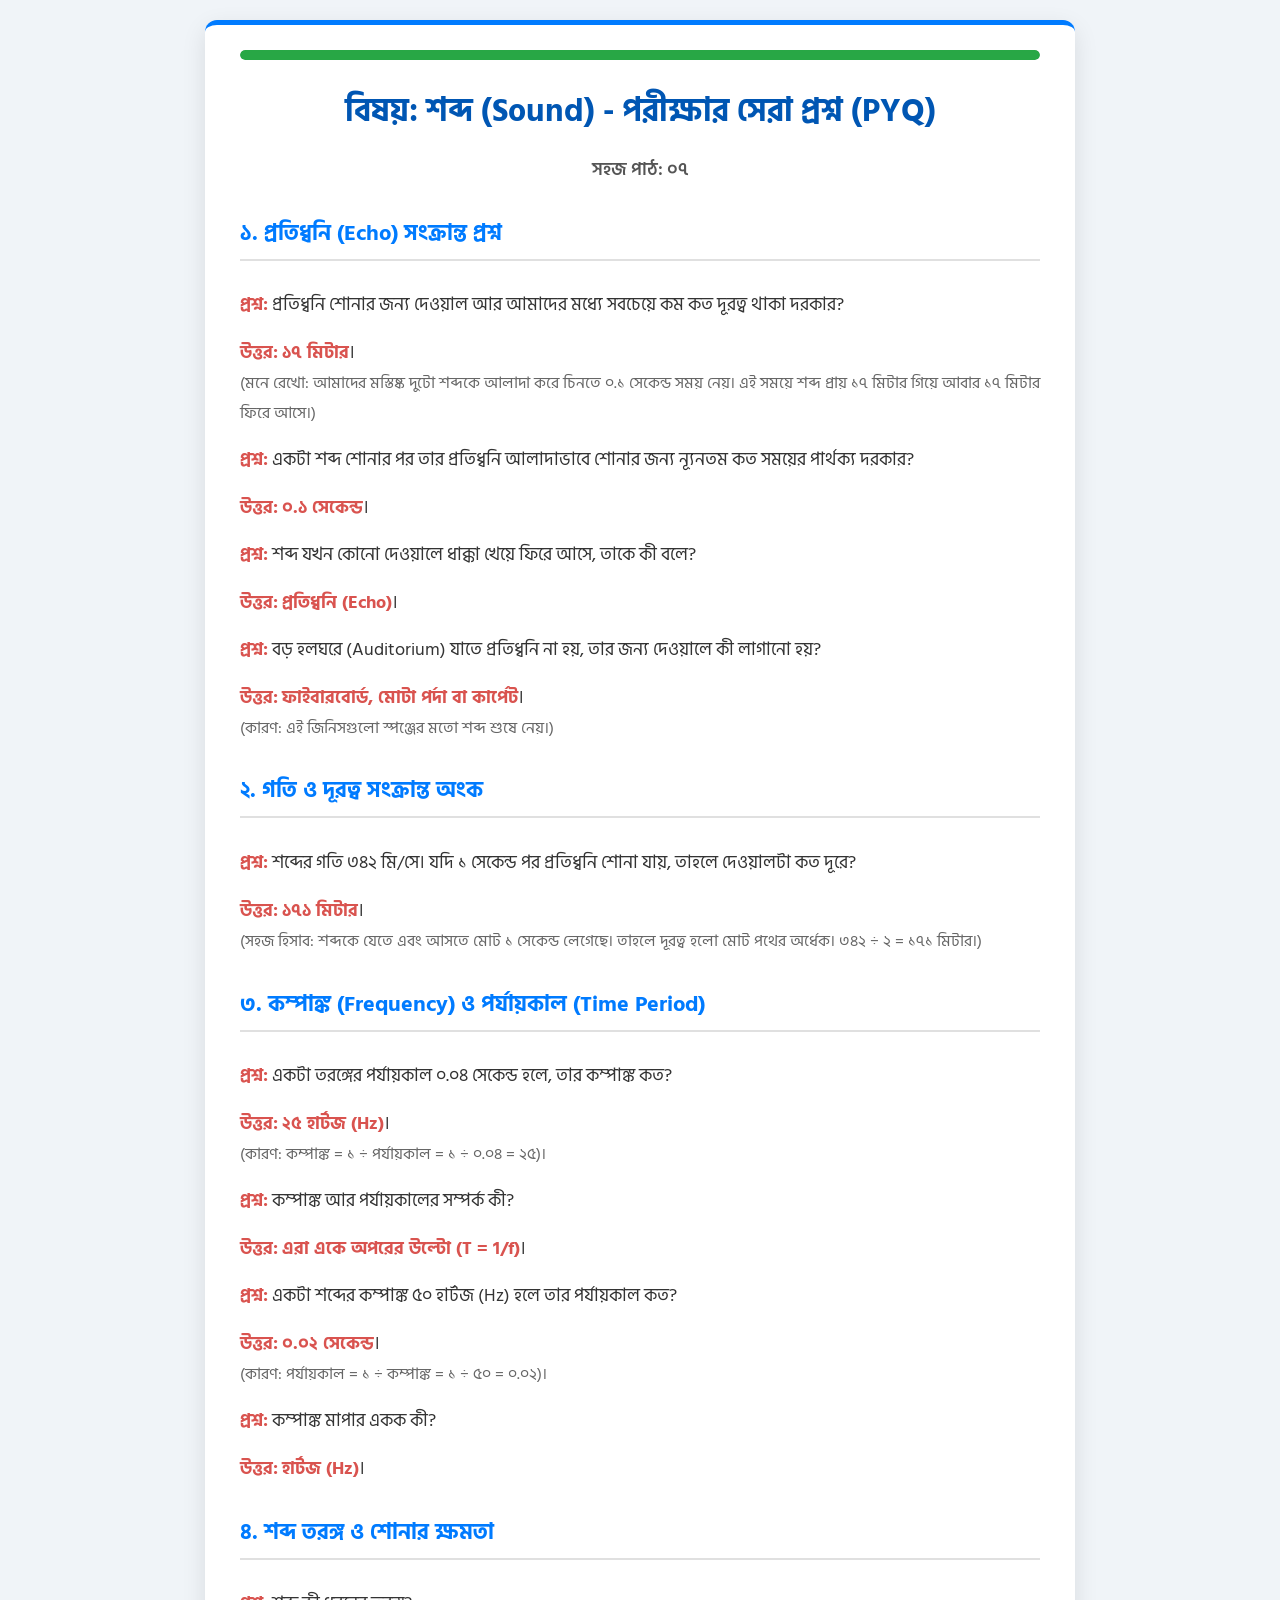
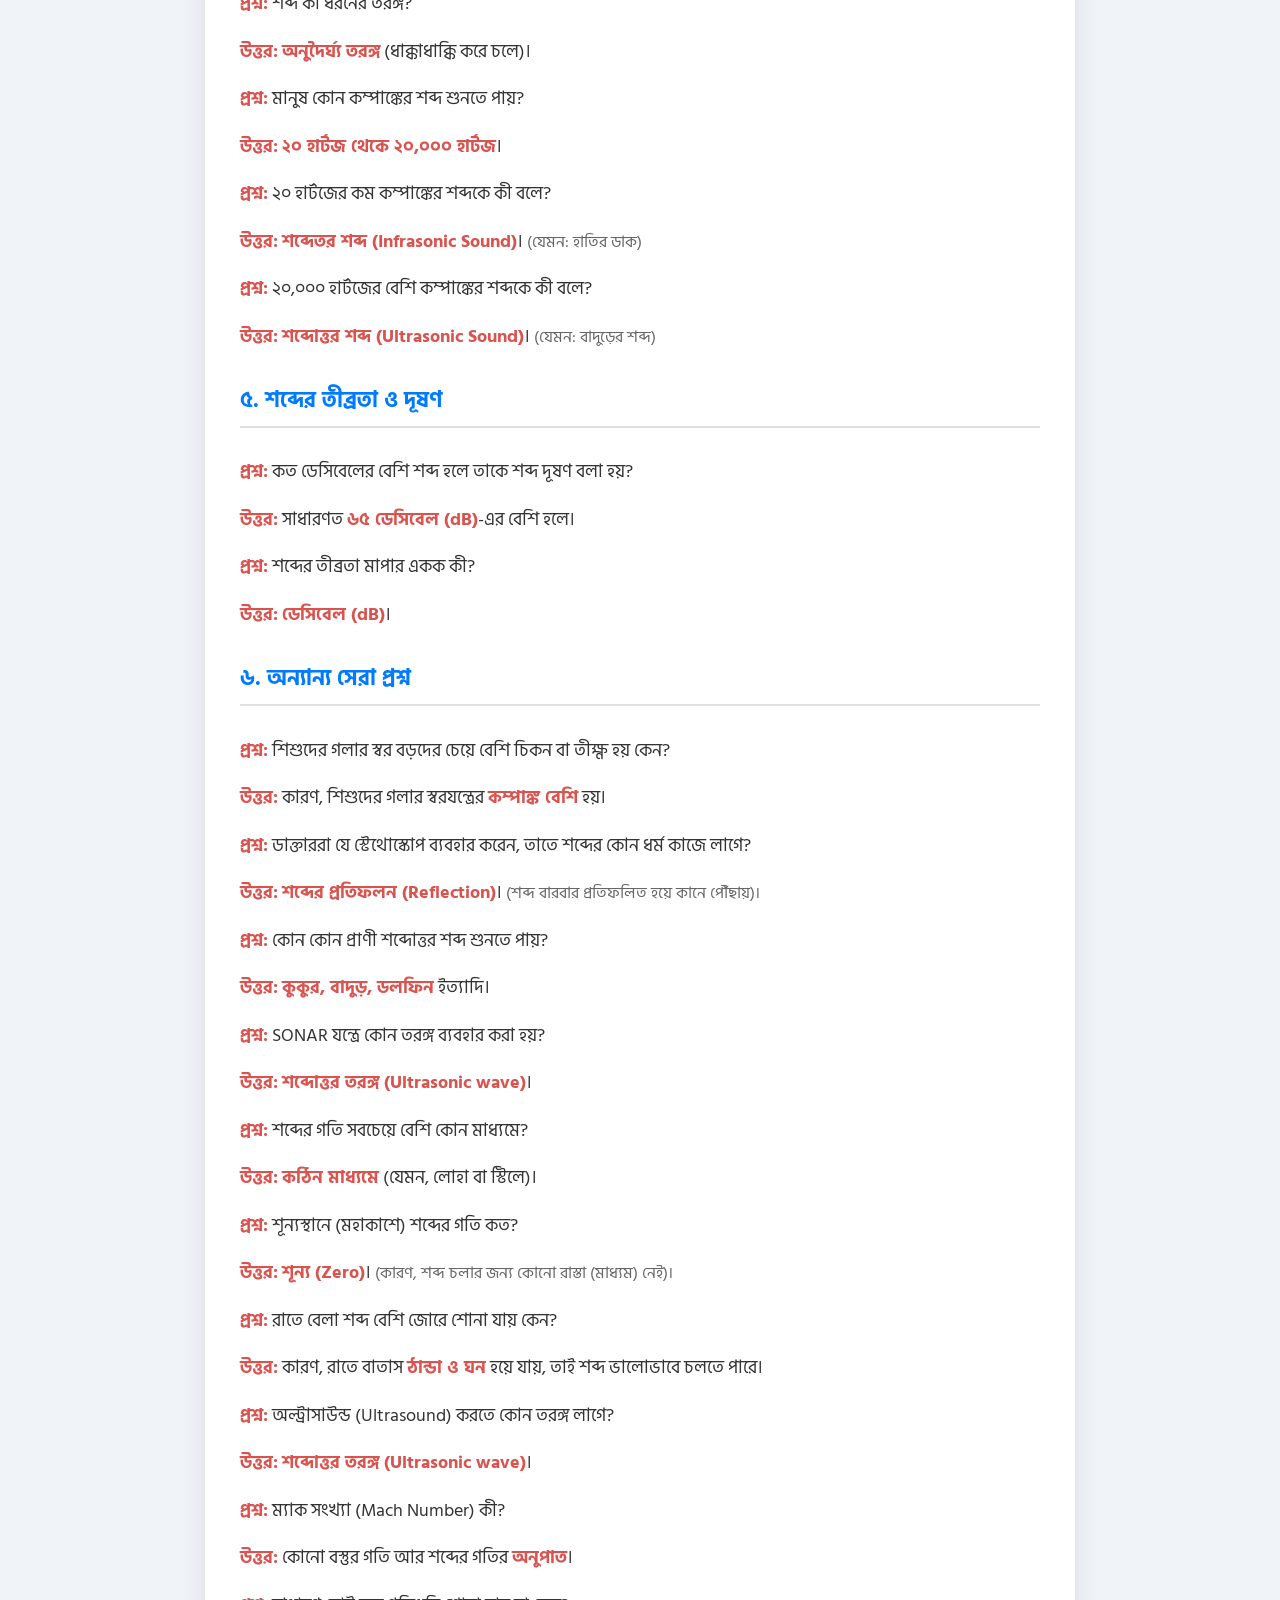
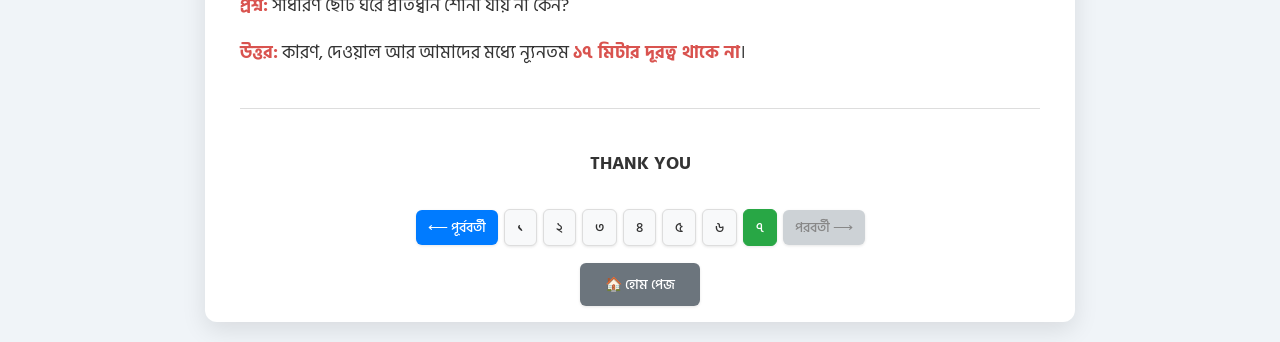
<file: revision_series/class7shoj-bhabe.html>
<!DOCTYPE html>
<html lang="bn">
<head>
    <meta charset="UTF-8">
    <meta name="viewport" content="width=device-width, initial-scale=1.0">
    <title>শব্দ (Sound) - সহজ পাঠ ০৭</title>
    <link rel="preconnect" href="https://fonts.googleapis.com">
    <link rel="preconnect" href="https://fonts.gstatic.com" crossorigin>
    <link href="https://fonts.googleapis.com/css2?family=Hind+Siliguri:wght@400;500;600;700&display=swap" rel="stylesheet">
    <style>
        /* --- বেসিক স্টাইল --- */
        body {
            font-family: 'Hind Siliguri', sans-serif;
            background-color: #f0f4f8;
            margin: 0;
            padding: 20px;
            display: flex;
            justify-content: center;
            align-items: center;
            min-height: 100vh;
        }

        /* --- মূল কন্টেইনার --- */
        .container {
            background-color: #ffffff;
            border-radius: 12px;
            box-shadow: 0 8px 25px rgba(0, 0, 0, 0.1);
            max-width: 800px;
            width: 100%;
            padding: 25px 35px;
            border-top: 5px solid #007bff;
        }

        /* --- প্রোগ্রেস বার --- */
        .progress-container {
            background-color: #e0e0e0;
            border-radius: 25px;
            height: 10px;
            width: 100%;
            margin-bottom: 25px;
            overflow: hidden;
        }

        .progress-bar {
            background-color: #28a745;
            height: 100%;
            width: 100%; /* ৭টি ক্লাসের মধ্যে ৭ম ক্লাস (7/7) */
            border-radius: 25px;
            transition: width 0.4s ease;
        }

        /* --- কন্টেন্ট স্টাইল --- */
        .content h1 {
            color: #0056b3;
            text-align: center;
            font-size: 2em;
            margin-bottom: 10px;
        }
        
        .content .sub-heading {
            text-align: center;
            color: #555;
            font-weight: 600;
            margin-bottom: 25px;
        }

        .content h4 {
            color: #007bff;
            font-size: 1.4em;
            border-bottom: 2px solid #e0e0e0;
            padding-bottom: 8px;
            margin-top: 30px;
        }

        .content p, .content li {
            font-size: 1.1em;
            line-height: 1.7;
            color: #333;
        }

        .content strong {
            color: #d9534f;
        }

        .content ul {
            list-style-type: '✔ ';
            padding-left: 20px;
        }
        
        /* For ordered lists in content */
        .content ol {
            list-style-type: decimal;
            padding-left: 25px;
        }
        .content ol li {
            margin-bottom: 8px;
        }

        .content hr {
            border: 0;
            height: 1px;
            background: #ddd;
            margin: 40px 0;
        }
        
        .thank-you {
            text-align: center;
            font-size: 1.5em;
            font-weight: bold;
            color: #28a745;
            margin-top: 30px;
        }

        /* --- টেবিল স্টাইল --- */
        table {
            width: 100%;
            border-collapse: collapse;
            margin-top: 20px;
            box-shadow: 0 2px 5px rgba(0,0,0,0.05);
        }
        th, td {
            border: 1px solid #ddd;
            padding: 12px;
            text-align: left;
            font-size: 1em;
        }
        th {
            background-color: #f8f9fa;
            color: #333;
            font-weight: 600;
        }
        tr:nth-child(even) {
            background-color: #f9f9f9;
        }


        /* --- বাটন সেকশন (ছোট সাইজ) --- */
        .navigation {
            display: flex;
            justify-content: center;
            align-items: center;
            flex-wrap: wrap;
            gap: 6px;
            margin-top: 30px;
        }

        .btn {
            text-decoration: none;
            padding: 6px 12px;
            border: none;
            border-radius: 6px;
            font-size: 14px;
            font-weight: 500;
            cursor: pointer;
            transition: all 0.3s ease;
            box-shadow: 0 1px 3px rgba(0,0,0,0.1);
        }
        
        .nav-btn {
            background-color: #007bff;
            color: white;
        }
        
        .nav-btn:hover {
            background-color: #0056b3;
            transform: translateY(-1px);
        }

        .page-btn {
            background-color: #f8f9fa;
            color: #333;
            border: 1px solid #ddd;
        }

        .page-btn.active {
            background-color: #28a745;
            color: white;
            border-color: #28a745;
        }

        .page-btn:not(.active):hover {
            background-color: #e2e6ea;
            border-color: #c7ced3;
        }
        
        .btn.disabled {
            background-color: #cdd2d6;
            color: #888;
            cursor: not-allowed;
            pointer-events: none;
        }

        /* --- হোম বাটন --- */
        .home-button-container {
            text-align: center;
            margin-top: 25px;
        }

        .home-btn {
            background-color: #6c757d;
            color: white;
            padding: 10px 25px;
        }
        .home-btn:hover {
            background-color: #5a6268;
            transform: translateY(-2px);
        }

    </style>
</head>
<body>

    <div class="container">
        <!-- প্রোগ্রেস বার -->
        <div class="progress-container">
            <div class="progress-bar"></div>
        </div>

        <div class="content">
            <h1>বিষয়: শব্দ (Sound) - পরীক্ষার সেরা প্রশ্ন (PYQ)</h1>
            <p class="sub-heading">সহজ পাঠ: ০৭</p>

            <h4>১. প্রতিধ্বনি (Echo) সংক্রান্ত প্রশ্ন</h4>
            <p><strong>প্রশ্ন:</strong> প্রতিধ্বনি শোনার জন্য দেওয়াল আর আমাদের মধ্যে সবচেয়ে কম কত দূরত্ব থাকা দরকার?</p>
            <p><strong>উত্তর:</strong> <strong>১৭ মিটার</strong>।<br>
            <span style="font-size: 0.9em; color: #666;">(মনে রেখো: আমাদের মস্তিষ্ক দুটো শব্দকে আলাদা করে চিনতে ০.১ সেকেন্ড সময় নেয়। এই সময়ে শব্দ প্রায় ১৭ মিটার গিয়ে আবার ১৭ মিটার ফিরে আসে।)</span></p>

            <p><strong>প্রশ্ন:</strong> একটা শব্দ শোনার পর তার প্রতিধ্বনি আলাদাভাবে শোনার জন্য ন্যূনতম কত সময়ের পার্থক্য দরকার?</p>
            <p><strong>উত্তর:</strong> <strong>০.১ সেকেন্ড</strong>।</p>

            <p><strong>প্রশ্ন:</strong> শব্দ যখন কোনো দেওয়ালে ধাক্কা খেয়ে ফিরে আসে, তাকে কী বলে?</p>
            <p><strong>উত্তর:</strong> <strong>প্রতিধ্বনি (Echo)</strong>।</p>

            <p><strong>প্রশ্ন:</strong> বড় হলঘরে (Auditorium) যাতে প্রতিধ্বনি না হয়, তার জন্য দেওয়ালে কী লাগানো হয়?</p>
            <p><strong>উত্তর:</strong> <strong>ফাইবারবোর্ড, মোটা পর্দা বা কার্পেট</strong>।<br>
            <span style="font-size: 0.9em; color: #666;">(কারণ: এই জিনিসগুলো স্পঞ্জের মতো শব্দ শুষে নেয়।)</span></p>

            <h4>২. গতি ও দূরত্ব সংক্রান্ত অংক</h4>
            <p><strong>প্রশ্ন:</strong> শব্দের গতি ৩৪২ মি/সে। যদি ১ সেকেন্ড পর প্রতিধ্বনি শোনা যায়, তাহলে দেওয়ালটা কত দূরে?</p>
            <p><strong>উত্তর:</strong> <strong>১৭১ মিটার</strong>।<br>
            <span style="font-size: 0.9em; color: #666;">(সহজ হিসাব: শব্দকে যেতে এবং আসতে মোট ১ সেকেন্ড লেগেছে। তাহলে দূরত্ব হলো মোট পথের অর্ধেক। ৩৪২ ÷ ২ = ১৭১ মিটার।)</span></p>

            <h4>৩. কম্পাঙ্ক (Frequency) ও পর্যায়কাল (Time Period)</h4>
            <p><strong>প্রশ্ন:</strong> একটা তরঙ্গের পর্যায়কাল ০.০৪ সেকেন্ড হলে, তার কম্পাঙ্ক কত?</p>
            <p><strong>উত্তর:</strong> <strong>২৫ হার্টজ (Hz)</strong>।<br>
            <span style="font-size: 0.9em; color: #666;">(কারণ: কম্পাঙ্ক = ১ ÷ পর্যায়কাল = ১ ÷ ০.০৪ = ২৫)।</span></p>

            <p><strong>প্রশ্ন:</strong> কম্পাঙ্ক আর পর্যায়কালের সম্পর্ক কী?</p>
            <p><strong>উত্তর:</strong> <strong>এরা একে অপরের উল্টো (T = 1/f)</strong>।</p>

            <p><strong>প্রশ্ন:</strong> একটা শব্দের কম্পাঙ্ক ৫০ হার্টজ (Hz) হলে তার পর্যায়কাল কত?</p>
            <p><strong>উত্তর:</strong> <strong>০.০২ সেকেন্ড</strong>।<br>
            <span style="font-size: 0.9em; color: #666;">(কারণ: পর্যায়কাল = ১ ÷ কম্পাঙ্ক = ১ ÷ ৫০ = ০.০২)।</span></p>

            <p><strong>প্রশ্ন:</strong> কম্পাঙ্ক মাপার একক কী?</p>
            <p><strong>উত্তর:</strong> <strong>হার্টজ (Hz)</strong>।</p>

            <h4>৪. শব্দ তরঙ্গ ও শোনার ক্ষমতা</h4>
            <p><strong>প্রশ্ন:</strong> শব্দ কী ধরনের তরঙ্গ?</p>
            <p><strong>উত্তর:</strong> <strong>অনুদৈর্ঘ্য তরঙ্গ</strong> (ধাক্কাধাক্কি করে চলে)।</p>

            <p><strong>প্রশ্ন:</strong> মানুষ কোন কম্পাঙ্কের শব্দ শুনতে পায়?</p>
            <p><strong>উত্তর:</strong> <strong>২০ হার্টজ থেকে ২০,০০০ হার্টজ</strong>।</p>

            <p><strong>প্রশ্ন:</strong> ২০ হার্টজের কম কম্পাঙ্কের শব্দকে কী বলে?</p>
            <p><strong>উত্তর:</strong> <strong>শব্দেতর শব্দ (Infrasonic Sound)</strong>। <span style="font-size: 0.9em; color: #666;">(যেমন: হাতির ডাক)</span></p>

            <p><strong>প্রশ্ন:</strong> ২০,০০০ হার্টজের বেশি কম্পাঙ্কের শব্দকে কী বলে?</p>
            <p><strong>উত্তর:</strong> <strong>শব্দোত্তর শব্দ (Ultrasonic Sound)</strong>। <span style="font-size: 0.9em; color: #666;">(যেমন: বাদুড়ের শব্দ)</span></p>

            <h4>৫. শব্দের তীব্রতা ও দূষণ</h4>
            <p><strong>প্রশ্ন:</strong> কত ডেসিবেলের বেশি শব্দ হলে তাকে শব্দ দূষণ বলা হয়?</p>
            <p><strong>উত্তর:</strong> সাধারণত <strong>৬৫ ডেসিবেল (dB)</strong>-এর বেশি হলে।</p>

            <p><strong>প্রশ্ন:</strong> শব্দের তীব্রতা মাপার একক কী?</p>
            <p><strong>উত্তর:</strong> <strong>ডেসিবেল (dB)</strong>।</p>

            <h4>৬. অন্যান্য সেরা প্রশ্ন</h4>
            <p><strong>প্রশ্ন:</strong> শিশুদের গলার স্বর বড়দের চেয়ে বেশি চিকন বা তীক্ষ্ণ হয় কেন?</p>
            <p><strong>উত্তর:</strong> কারণ, শিশুদের গলার স্বরযন্ত্রের <strong>কম্পাঙ্ক বেশি</strong> হয়।</p>

            <p><strong>প্রশ্ন:</strong> ডাক্তাররা যে স্টেথোস্কোপ ব্যবহার করেন, তাতে শব্দের কোন ধর্ম কাজে লাগে?</p>
            <p><strong>উত্তর:</strong> <strong>শব্দের প্রতিফলন (Reflection)</strong>। <span style="font-size: 0.9em; color: #666;">(শব্দ বারবার প্রতিফলিত হয়ে কানে পৌঁছায়)।</span></p>

            <p><strong>প্রশ্ন:</strong> কোন কোন প্রাণী শব্দোত্তর শব্দ শুনতে পায়?</p>
            <p><strong>উত্তর:</strong> <strong>কুকুর, বাদুড়, ডলফিন</strong> ইত্যাদি।</p>

            <p><strong>প্রশ্ন:</strong> SONAR যন্ত্রে কোন তরঙ্গ ব্যবহার করা হয়?</p>
            <p><strong>উত্তর:</strong> <strong>শব্দোত্তর তরঙ্গ (Ultrasonic wave)</strong>।</p>

            <p><strong>প্রশ্ন:</strong> শব্দের গতি সবচেয়ে বেশি কোন মাধ্যমে?</p>
            <p><strong>উত্তর:</strong> <strong>কঠিন মাধ্যমে</strong> (যেমন, লোহা বা স্টিলে)।</p>

            <p><strong>প্রশ্ন:</strong> শূন্যস্থানে (মহাকাশে) শব্দের গতি কত?</p>
            <p><strong>উত্তর:</strong> <strong>শূন্য (Zero)</strong>। <span style="font-size: 0.9em; color: #666;">(কারণ, শব্দ চলার জন্য কোনো রাস্তা (মাধ্যম) নেই)।</span></p>

            <p><strong>প্রশ্ন:</strong> রাতে বেলা শব্দ বেশি জোরে শোনা যায় কেন?</p>
            <p><strong>উত্তর:</strong> কারণ, রাতে বাতাস <strong>ঠান্ডা ও ঘন</strong> হয়ে যায়, তাই শব্দ ভালোভাবে চলতে পারে।</p>

            <p><strong>প্রশ্ন:</strong> অল্ট্রাসাউন্ড (Ultrasound) করতে কোন তরঙ্গ লাগে?</p>
            <p><strong>উত্তর:</strong> <strong>শব্দোত্তর তরঙ্গ (Ultrasonic wave)</strong>।</p>

            <p><strong>প্রশ্ন:</strong> ম্যাক সংখ্যা (Mach Number) কী?</p>
            <p><strong>উত্তর:</strong> কোনো বস্তুর গতি আর শব্দের গতির <strong>অনুপাত</strong>।</p>

            <p><strong>প্রশ্ন:</strong> সাধারণ ছোট ঘরে প্রতিধ্বনি শোনা যায় না কেন?</p>
            <p><strong>উত্তর:</strong> কারণ, দেওয়াল আর আমাদের মধ্যে ন্যূনতম <strong>১৭ মিটার দূরত্ব থাকে না</strong>।</p>

            <hr>
            
            <p class="thank-you">THANK YOU</p>
        </div>

        <!-- নেভিগেশন বাটন -->
   <div class="navigation">
    <a href="class6shoj-bhabe.html" class="btn nav-btn">⟵ পূর্ববর্তী</a>

    <a href="class1shoj-bhabe.html" class="btn page-btn">১</a>
    <a href="class2shoj-bhabe.html" class="btn page-btn">২</a>
    <a href="class3shoj-bhabe.html" class="btn page-btn ">৩</a>
    <a href="class4shoj-bhabe.html" class="btn page-btn ">৪</a>
    <a href="class5shoj-bhabe.html" class="btn page-btn ">৫</a>
    <a href="class6shoj-bhabe.html" class="btn page-btn ">৬</a>
    <a href="class7shoj-bhabe.html" class="btn page-btn active">৭</a>

    <a href="class7shoj-bhabe.html" class="btn nav-btn disabled">পরবর্তী ⟶</a>
</div>

<!-- হোম বাটন -->
<div class="home-button-container">
    <a href="../index.html" class="btn home-btn">🏠 হোম পেজ</a>
</div>

    </div>

</body>
</html>
</file>
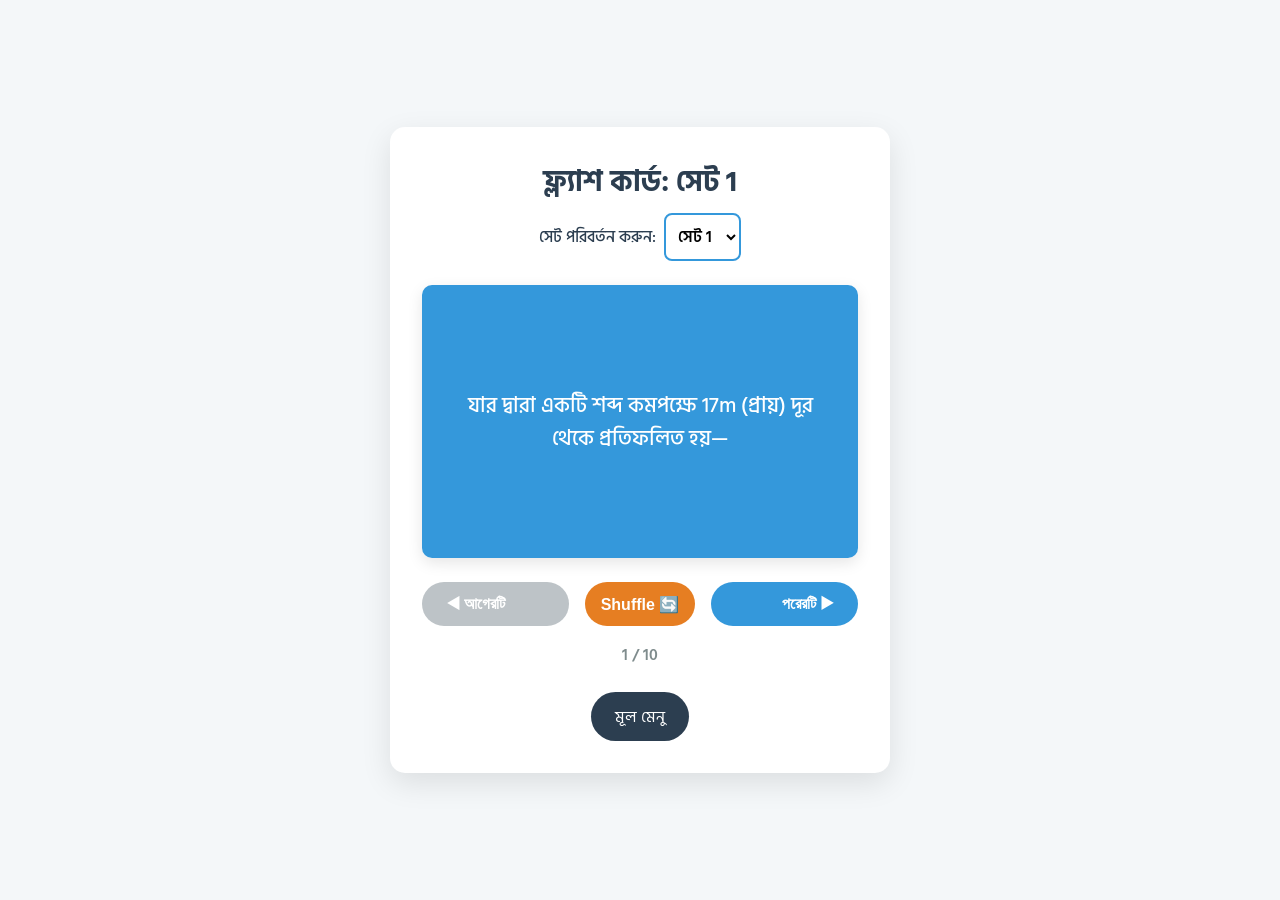
<file: game/flash-card/flash-card.html>
<!DOCTYPE html>
<html lang="bn">
<head>
    <meta charset="UTF-8">
    <meta name="viewport" content="width=device-width, initial-scale=1.0">
    <title>ফ্ল্যাশ কার্ড গেম</title>
    <link rel="preconnect" href="https://fonts.googleapis.com">
    <link rel="preconnect" href="https://fonts.gstatic.com" crossorigin>
    <link href="https://fonts.googleapis.com/css2?family=Hind+Siliguri:wght@400;500;600;700&family=Poppins:wght@400;500;700&display=swap" rel="stylesheet">
    
    <style>
        /* --- বেসিক স্টাইল --- */
        :root {
            --primary-color: #3498db;
            --secondary-color: #2c3e50;
            --bg-color: #f4f7f9;
            --card-bg: #ffffff;
            --text-color: #333;
        }

        * {
            margin: 0;
            padding: 0;
            box-sizing: border-box;
        }

        body {
            font-family: 'Hind Siliguri', sans-serif;
            background-color: var(--bg-color);
            color: var(--text-color);
            display: flex;
            justify-content: center;
            align-items: center;
            min-height: 100vh;
            padding: 1rem;
        }

        /* --- গেম কন্টেইনার --- */
        .flashcard-game-container {
            width: 100%;
            max-width: 500px;
            padding: 2rem;
            background-color: var(--card-bg);
            border-radius: 15px;
            box-shadow: 0 10px 30px rgba(0, 0, 0, 0.1);
            text-align: center;
            transition: transform 0.3s ease;
        }
        
        .flashcard-game-container.shuffling-animation {
            transform: rotate(2deg);
        }

        header h1 {
            font-size: 1.8rem;
            color: var(--secondary-color);
            margin-bottom: 0.5rem; /* মার্জিন কমানো হয়েছে */
        }
        
        /* --- সেট পরিবর্তন করার ড্রপডাউন মেনু --- */
        .set-selector-container {
            margin-bottom: 1.5rem;
            display: flex;
            justify-content: center;
            align-items: center;
            gap: 0.5rem;
        }

        .set-selector-container label {
            font-size: 1rem;
            font-weight: 500;
            color: var(--secondary-color);
        }

        #set-selector {
            padding: 0.5rem;
            border-radius: 8px;
            border: 2px solid var(--primary-color);
            font-family: 'Hind Siliguri', sans-serif;
            font-size: 1rem;
            font-weight: 600;
            background-color: white;
            cursor: pointer;
        }
        
        #set-selector:focus {
            outline: none;
            box-shadow: 0 0 5px rgba(52, 152, 219, 0.7);
        }


        /* --- ফ্ল্যাশ কার্ড --- */
        #flashcard {
            width: 100%;
            aspect-ratio: 16 / 10;
            perspective: 1000px;
            cursor: pointer;
            margin-bottom: 1.5rem;
            -webkit-tap-highlight-color: transparent;
        }

        .card-inner {
            position: relative;
            width: 100%;
            height: 100%;
            transition: transform 0.6s;
            transform-style: preserve-3d;
            border-radius: 10px;
            box-shadow: 0 5px 15px rgba(0, 0, 0, 0.1);
        }

        #flashcard.is-flipped .card-inner,
        .card-inner.is-flipped {
            transform: rotateY(180deg);
        }

        .card-face {
            position: absolute;
            width: 100%;
            height: 100%;
            backface-visibility: hidden;
            -webkit-backface-visibility: hidden;
            border-radius: 10px;
            display: flex;
            justify-content: center;
            align-items: center;
            padding: 1.5rem;
            font-size: 1.3rem;
            font-weight: 500;
        }

        .card-front {
            background-color: var(--primary-color);
            color: white;
        }

        .card-back {
            background-color: var(--secondary-color);
            color: white;
            transform: rotateY(180deg);
        }

        /* --- কন্ট্রোল বাটন --- */
        .controls {
            display: grid;
            grid-template-columns: 1fr auto 1fr;
            gap: 1rem;
            align-items: center;
            margin-bottom: 1rem;
        }

        .controls button {
            background-color: var(--primary-color);
            color: white;
            border: none;
            padding: 0.8rem 1rem;
            border-radius: 50px;
            font-size: 1rem;
            font-weight: 600;
            cursor: pointer;
            transition: background-color 0.3s, transform 0.2s;
        }
        
        .controls button:disabled {
            background-color: #bdc3c7;
            cursor: not-allowed;
        }

        .controls button:not(:disabled):hover {
            background-color: #2980b9;
            transform: translateY(-2px);
        }
        
        #shuffle-btn {
            background-color: #e67e22;
            grid-column: 2;
        }
        #shuffle-btn:hover { background-color: #d35400; }
        
        #prev-btn { grid-column: 1; text-align: left; padding-left: 1.5rem; }
        #next-btn { grid-column: 3; text-align: right; padding-right: 1.5rem; }


        /* --- কার্ড কাউন্টার --- */
        #card-counter {
            font-size: 1rem;
            color: #7f8c8d;
            font-weight: 600;
        }
        
        .back-to-home {
            display: inline-block;
            margin-top: 1.5rem;
            text-decoration: none;
            background-color: var(--secondary-color);
            color: white;
            padding: 0.7rem 1.5rem;
            border-radius: 50px;
        }

        /* --- মোবাইল ডিভাইসের জন্য রেসপন্সিভ ডিজাইন --- */
        @media (max-width: 600px) {
            body { padding: 0.5rem; }
            .flashcard-game-container { padding: 1rem; }
            header h1 { font-size: 1.5rem; }
            .set-selector-container label { font-size: 0.9rem;}
            #set-selector { font-size: 0.9rem; padding: 0.4rem; }
            .card-face { font-size: 1.1rem; padding: 1rem;}
            .controls button { font-size: 0.9rem; padding: 0.7rem; }
            #prev-btn { padding-left: 1rem; }
            #next-btn { padding-right: 1rem; }
        }
    </style>
</head>
<body>

    <div class="flashcard-game-container">
        <header>
            <h1>ফ্ল্যাশ কার্ড: সেট ১</h1>
            <!-- সেট পরিবর্তন করার নতুন অংশ -->
            <div class="set-selector-container">
                <label for="set-selector">সেট পরিবর্তন করুন:</label>
                <select id="set-selector"></select>
            </div>
        </header>
        
        <div id="flashcard">
            <div class="card-inner">
                <div class="card-face card-front">
                    <p id="card-front-text">প্রশ্ন লোড হচ্ছে...</p>
                </div>
                <div class="card-face card-back">
                    <p id="card-back-text">উত্তর</p>
                </div>
            </div>
        </div>
        
        <div class="controls">
            <button id="prev-btn">◀ আগেরটি</button>
            <button id="shuffle-btn">Shuffle 🔄</button>
            <button id="next-btn">পরেরটি ▶</button>
        </div>
        
        <p id="card-counter">0 / 0</p>
        
        <a href="../../index.html" class="back-to-home">মূল মেনু</a>
    </div>

    <!-- আগে data.js ফাইল লোড করতে হবে -->
    <script src="data.js"></script> 
    
    <!-- তারপর script.js ফাইল লোড করতে হবে -->
    <script>
        document.addEventListener('DOMContentLoaded', () => {
            const urlParams = new URLSearchParams(window.location.search);
            const setNumber = urlParams.get('set') || '1'; 

            let flashcards = [];
            if (typeof allFlashcardSets !== 'undefined' && allFlashcardSets[setNumber]) {
                flashcards = allFlashcardSets[setNumber];
            }

            const cardInner = document.querySelector('.card-inner');
            const cardFrontText = document.getElementById('card-front-text');
            const cardBackText = document.getElementById('card-back-text');
            const prevBtn = document.getElementById('prev-btn');
            const nextBtn = document.getElementById('next-btn');
            const shuffleBtn = document.getElementById('shuffle-btn');
            const cardCounter = document.getElementById('card-counter');
            const gameTitle = document.querySelector('.flashcard-game-container header h1');
            const gameContainer = document.querySelector('.flashcard-game-container');
            const setSelector = document.getElementById('set-selector'); // নতুন এলিমেন্ট

            let currentCardIndex = 0;

            // সেট সিলেক্টর পপুলেট করার ফাংশন
            function populateSetSelector() {
                if (typeof allFlashcardSets === 'undefined') return;
                const setKeys = Object.keys(allFlashcardSets);

                setKeys.forEach(key => {
                    const option = document.createElement('option');
                    option.value = key;
                    option.textContent = `সেট ${key}`;
                    if (key === setNumber) {
                        option.selected = true;
                    }
                    setSelector.appendChild(option);
                });

                setSelector.addEventListener('change', () => {
                    const newSet = setSelector.value;
                    window.location.href = `?set=${newSet}`;
                });
            }
            
            populateSetSelector(); // ফাংশনটি কল করা

            if (flashcards.length === 0) {
                gameContainer.innerHTML = `
                    <h1 style="color: red; font-size: 1.5rem;">দুঃখিত!</h1>
                    <p>সেট নম্বর '${setNumber}' খুঁজে পাওয়া যায়নি অথবা এই সেটে কোনো প্রশ্ন যোগ করা হয়নি।</p>
                    <a href="../../index.html" class="back-to-home">মূল মেনুতে ফিরে যান</a>`;
                return;
            }

            gameTitle.textContent = `ফ্ল্যাশ কার্ড: সেট ${setNumber}`;
            
            function showCard(index) {
                if (cardInner.classList.contains('is-flipped')) {
                    setTimeout(() => cardInner.classList.remove('is-flipped'), 150);
                }
                
                setTimeout(() => {
                    const card = flashcards[index];
                    cardFrontText.textContent = card.question;
                    cardBackText.textContent = card.answer;
                }, 100);
                
                cardCounter.textContent = `${index + 1} / ${flashcards.length}`;
                
                prevBtn.disabled = index === 0;
                nextBtn.disabled = index === flashcards.length - 1;
            }

            function flipCard() { cardInner.classList.toggle('is-flipped'); }
            function nextCard() { if (!nextBtn.disabled) { currentCardIndex++; showCard(currentCardIndex); } }
            function prevCard() { if (!prevBtn.disabled) { currentCardIndex--; showCard(currentCardIndex); } }
            
            function shuffleCards() {
                for (let i = flashcards.length - 1; i > 0; i--) {
                    const j = Math.floor(Math.random() * (i + 1));
                    [flashcards[i], flashcards[j]] = [flashcards[j], flashcards[i]];
                }
                currentCardIndex = 0;
                showCard(currentCardIndex);

                gameContainer.classList.add('shuffling-animation');
                setTimeout(() => gameContainer.classList.remove('shuffling-animation'), 500);
            }

            function setupKeyboardControls() {
                document.addEventListener('keydown', (event) => {
                    if (event.target === setSelector || event.target.tagName === 'INPUT') return;

                    switch (event.key) {
                        case 'ArrowRight': nextBtn.click(); break;
                        case 'ArrowLeft': prevBtn.click(); break;
                        case 'Enter':
                        case ' ':
                            flipCard();
                            event.preventDefault(); 
                            break;
                        case 's': case 'S': shuffleBtn.click(); break;
                    }
                });
            }

            function setupTouchControls() {
                const cardElement = document.getElementById('flashcard');
                let touchStartX = 0;
                let touchEndX = 0;

                cardElement.addEventListener('touchstart', (event) => {
                    touchStartX = event.changedTouches[0].screenX;
                }, { passive: true });

                cardElement.addEventListener('touchend', (event) => {
                    touchEndX = event.changedTouches[0].screenX;
                    handleSwipe();
                }, { passive: true });

                function handleSwipe() {
                    const swipeThreshold = 50;
                    if (touchEndX < touchStartX - swipeThreshold) {
                        nextCard();
                    } else if (touchEndX > touchStartX + swipeThreshold) {
                        prevCard();
                    }
                }
            }

            document.getElementById('flashcard').addEventListener('click', flipCard);
            nextBtn.addEventListener('click', nextCard);
            prevBtn.addEventListener('click', prevCard);
            shuffleBtn.addEventListener('click', shuffleCards);

            showCard(currentCardIndex);
            setupKeyboardControls();
            setupTouchControls();
        });
    </script>
</body>
</html>
</file>
